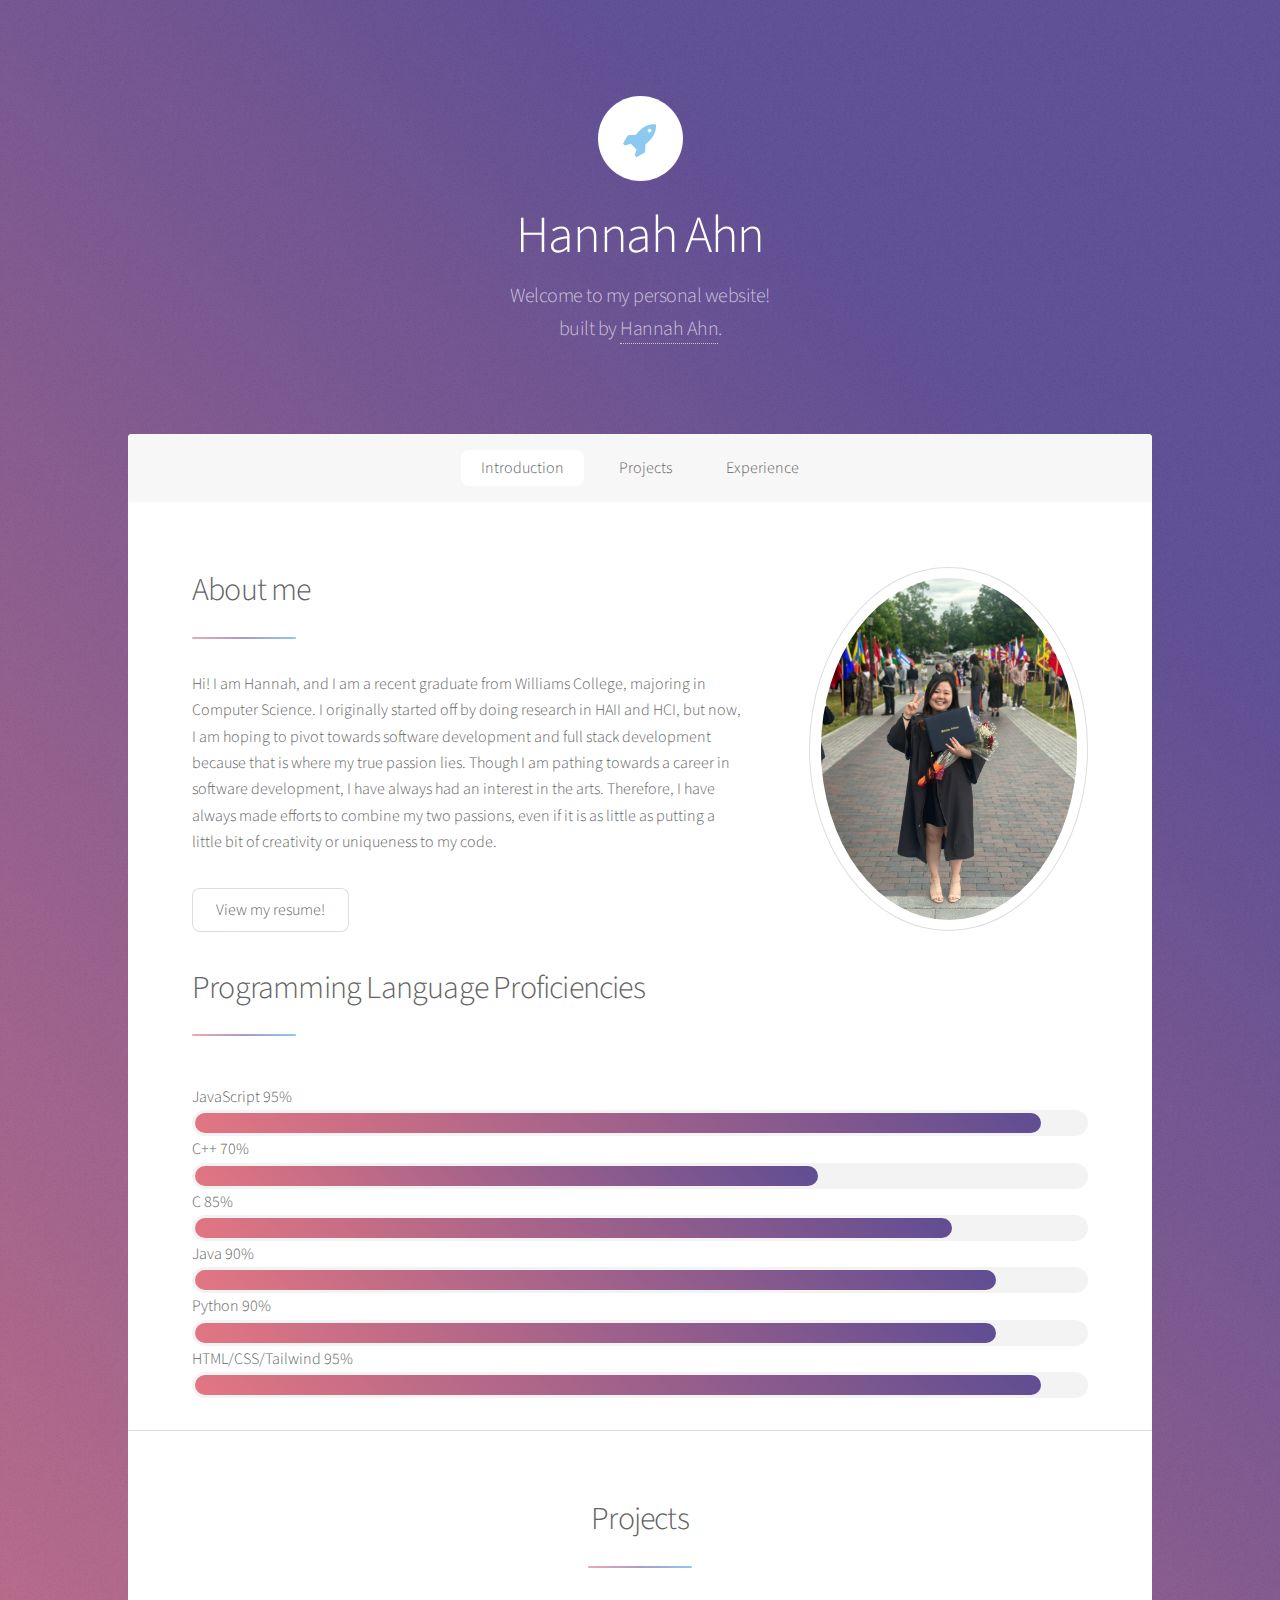
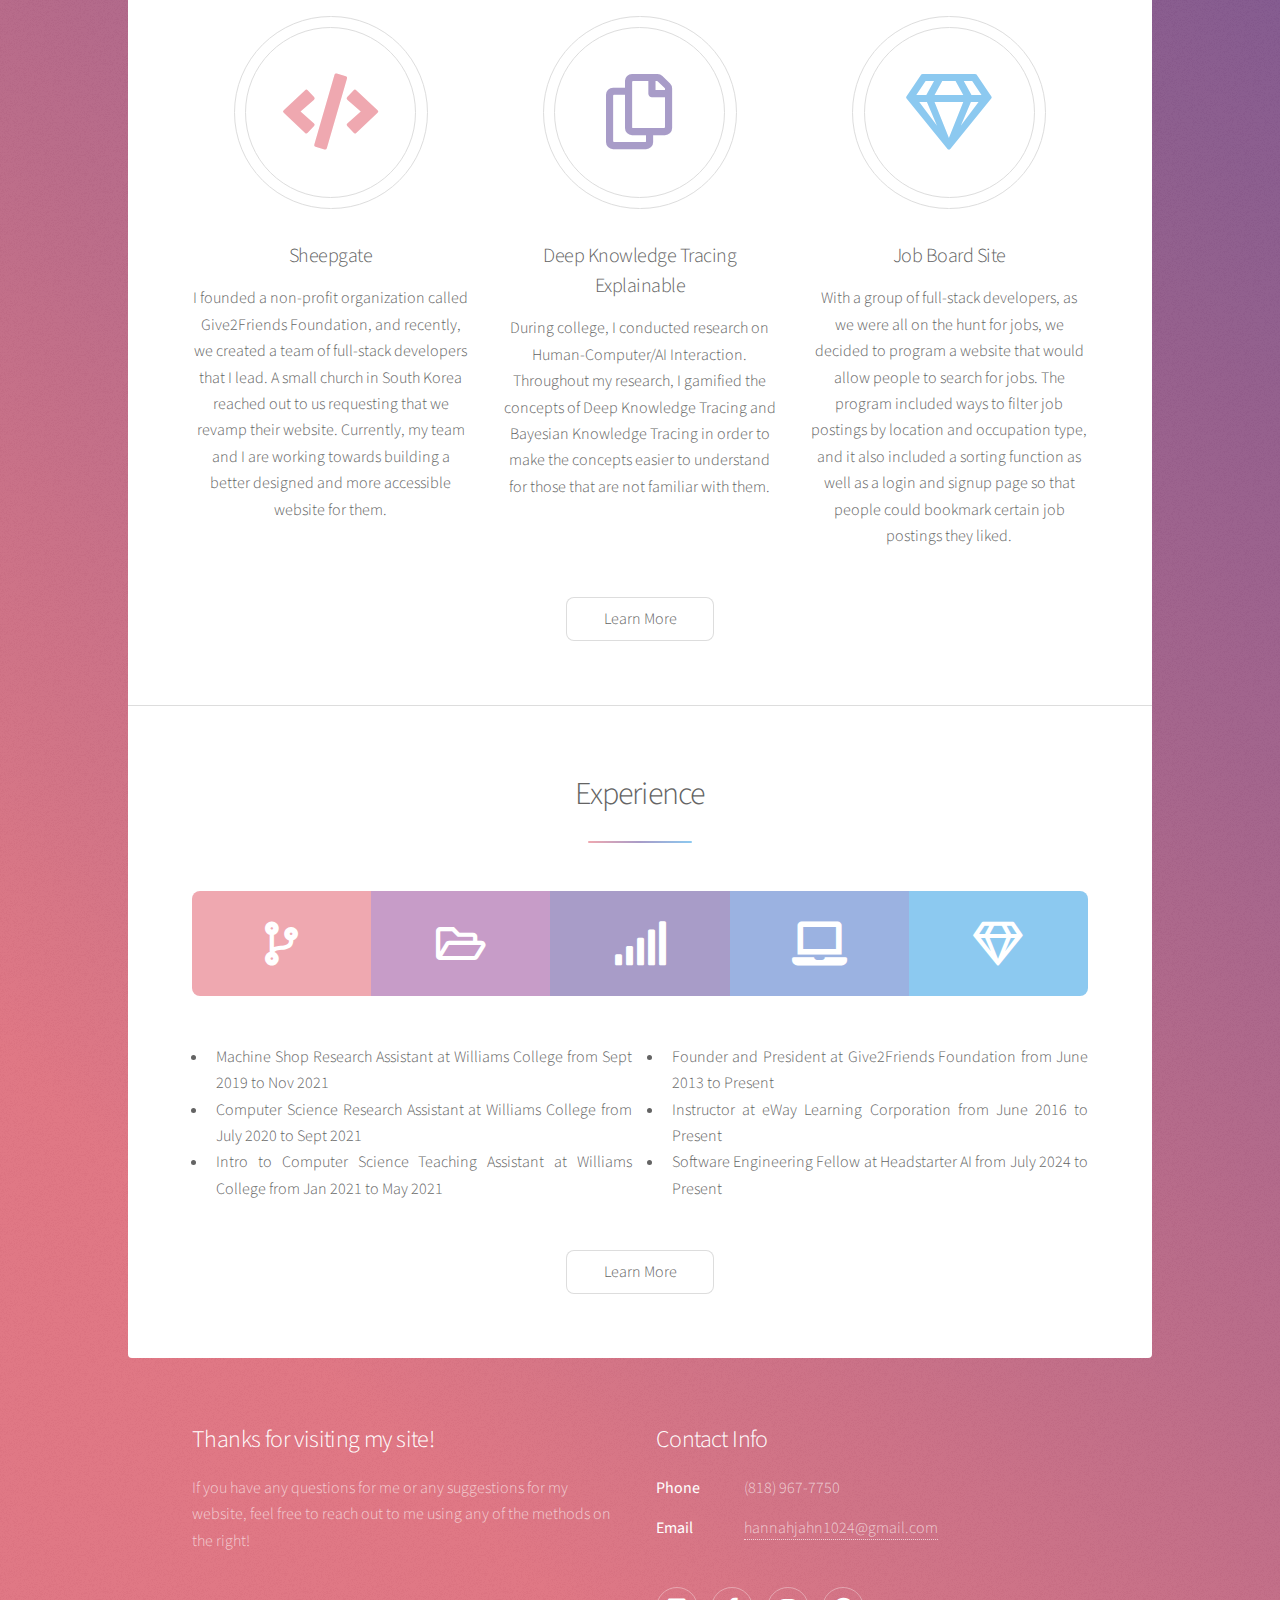
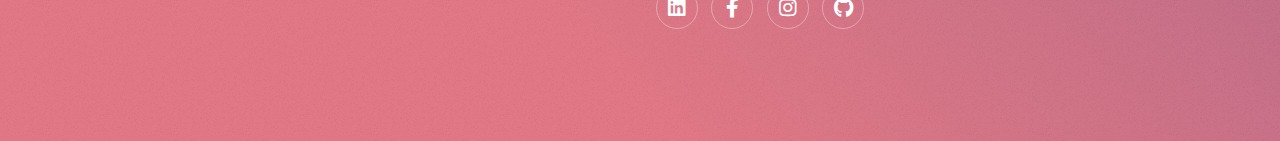
<file: index.html>
<!DOCTYPE HTML>
<!--
	Stellar by HTML5 UP
	html5up.net | @ajlkn
	Free for personal and commercial use under the CCA 3.0 license (html5up.net/license)
-->
<html>
	<head>
		<title>Hannah's Website</title>
		<meta charset="utf-8" />
		<meta name="viewport" content="width=device-width, initial-scale=1, user-scalable=no" />
		<link rel="stylesheet" href="assets/css/main.css" />
		<noscript><link rel="stylesheet" href="assets/css/noscript.css" /></noscript>
	</head>
	<body class="is-preload">

		<!-- Wrapper -->
			<div id="wrapper">

				<!-- Header -->
					<header id="header" class="alt">
						<span class="logo"><img src="images/logo.svg" alt="" /></span>
						<h1>Hannah Ahn</h1>
						<p>Welcome to my personal website!<br />
						built by <a href="https://www.linkedin.com/in/hannah-ahn-a9b0b7263/">Hannah Ahn</a>.</p>
					</header>

				<!-- Nav -->
					<nav id="nav">
						<ul>
							<li><a href="#intro" class="active">Introduction</a></li>
							<li><a href="#first">Projects</a></li>
							<li><a href="#second">Experience</a></li>
							<!-- <li><a href="#cta">Get Started</a></li> -->
						</ul>
					</nav>

				<!-- Main -->
					<div id="main">

						<!-- Introduction -->
							<section id="intro" class="main">
								<div class="spotlight">
									<div class="content">
										<header class="major">
											<h2>About me</h2>
										</header>
										<p>Hi! I am Hannah, and I am a recent graduate from Williams College,
											majoring in Computer Science. I originally
											started off by doing research in HAII and HCI, but now, I am 
											hoping to pivot towards software development and full stack
											development because that is where my true passion lies.

											Though I am pathing towards a career in software development, 
											I have always had an interest in the arts. Therefore, I have 
											always made efforts to combine my two passions, even if it is 
											as little as putting a little bit of creativity or uniqueness 
											to my code.</p>
										<ul class="actions">
											<li><a href="assets/Resume.pdf" target="_blank" class="button">View my resume!</a></li>
										</ul>
									</div>
									<span class="image"><img src="images/grad pic.jpg" alt="" /></span>
								</div>
								<div class="skill-mf">
									<header class="major">
										<h2>Programming Language Proficiencies</h2>
									</header>
									<span>JavaScript</span> <span class="pull-right">95%</span>
									<div class="progress">
									  <div class="progress-bar" role="progressbar" style="width: 95%;" aria-valuenow="95" aria-valuemin="0" aria-valuemax="100"></div>
									</div>
									<span>C++</span> <span class="pull-right">70%</span>
									<div class="progress">
									  <div class="progress-bar" role="progressbar" style="width: 70%" aria-valuenow="70" aria-valuemin="0" aria-valuemax="100"></div>
									</div>
									<span>C</span> <span class="pull-right">85%</span>
									<div class="progress">
									  <div class="progress-bar" role="progressbar" style="width: 85%" aria-valuenow="85" aria-valuemin="0" aria-valuemax="100"></div>
									</div>
									<span>Java</span> <span class="pull-right">90%</span>
									<div class="progress">
									  <div class="progress-bar" role="progressbar" style="width: 90%" aria-valuenow="90" aria-valuemin="0" aria-valuemax="100"></div>
									</div>
									<span>Python</span> <span class="pull-right">90%</span>
									<div class="progress">
									  <div class="progress-bar" role="progressbar" style="width: 90%" aria-valuenow="90" aria-valuemin="0" aria-valuemax="100"></div>
									</div>
									<span>HTML/CSS/Tailwind</span> <span class="pull-right">95%</span>
									<div class="progress">
									  <div class="progress-bar" role="progressbar" style="width: 95%" aria-valuenow="95" aria-valuemin="0" aria-valuemax="100"></div>
									</div>
								  </div>
							</section>
							

						<!-- First Section -->
							<section id="first" class="main special">
								<header class="major">
									<h2>Projects</h2>
								</header>
								<ul class="features">
									<li>
										<span class="icon solid major style1 fa-code"></span>
										<h3>Sheepgate</h3>
										<p>I founded a non-profit organization called Give2Friends Foundation, and recently, we created a team of full-stack developers that I lead. A small church in South Korea reached out to us requesting that we revamp their website. Currently, my team and I are working towards building a better designed and more accessible website for them.</p>
									</li>
									<li>
										<span class="icon major style3 fa-copy"></span>
										<h3>Deep Knowledge Tracing Explainable</h3>
										<p>During college, I conducted research on Human-Computer/AI Interaction. Throughout my research, I gamified the concepts of Deep Knowledge Tracing and Bayesian Knowledge Tracing in order to make the concepts easier to understand for those that are not familiar with them.</p>
									</li>
									<li>
										<span class="icon major style5 fa-gem"></span>
										<h3>Job Board Site</h3>
										<p>With a group of full-stack developers, as we were all on the hunt for jobs, we decided to program a website that would allow people to search for jobs. The program included ways to filter job postings by location and occupation type, and it also included a sorting function as well as a login and signup page so that people could bookmark certain job postings they liked.</p>
									</li>
								</ul>
								<footer class="major">
									<ul class="actions special">
										<li><a href="projects.html" target="_blank" class="button">Learn More</a></li>
									</ul>
								</footer>
							</section>

						<!-- Second Section -->
							<section id="second" class="main special">
								<header class="major">
									<h2>Experience</h2>
									<!-- <p>Donec imperdiet consequat consequat. Suspendisse feugiat congue<br />
									posuere. Nulla massa urna, fermentum eget quam aliquet.</p> -->
								</header>
								<ul class="statistics">
									<li class="style1">
										<span class="icon solid fa-code-branch"></span>
										<!-- <strong>5,120</strong> Etiam -->
									</li>
									<li class="style2">
										<span class="icon fa-folder-open"></span>
										<!-- <strong>8,192</strong> Magna -->
									</li>
									<li class="style3">
										<span class="icon solid fa-signal"></span>
										<!-- <strong>2,048</strong> Tempus -->
									</li>
									<li class="style4">
										<span class="icon solid fa-laptop"></span>
										<!-- <strong>4,096</strong> Aliquam -->
									</li>
									<li class="style5">
										<span class="icon fa-gem"></span>
										<!-- <strong>1,024</strong> Nullam -->
									</li>
								</ul>
								<ul class="content">
									<li>Machine Shop Research Assistant at Williams College from Sept 2019 to Nov 2021</li>
									<li>Computer Science Research Assistant at Williams College from July 2020 to Sept 2021</li>
									<li>Intro to Computer Science Teaching Assistant at Williams College from Jan 2021 to May 2021</li>
									<li>Founder and President at Give2Friends Foundation from June 2013 to Present</li>
									<li>Instructor at eWay Learning Corporation from June 2016 to Present</li>
									<li>Software Engineering Fellow at Headstarter AI from July 2024 to Present</li>
								</ul>
								<footer class="major">
									<ul class="actions special">
										<li><a href="assets/Resume.pdf" target="_blank" class="button">Learn More</a></li>
									</ul>
								</footer>
							</section>

						<!-- Get Started -->
							<!-- <section id="cta" class="main special">
								<header class="major">
									<h2>Congue imperdiet</h2>
									<p>Donec imperdiet consequat consequat. Suspendisse feugiat congue<br />
									posuere. Nulla massa urna, fermentum eget quam aliquet.</p>
								</header>
								<footer class="major">
									<ul class="actions special">
										<li><a href="generic.html" class="button primary">Get Started</a></li>
										<li><a href="generic.html" class="button">Learn More</a></li>
									</ul>
								</footer>
							</section> -->

					</div>

				<!-- Footer -->
					<footer id="footer">
						<section>
							<h2>Thanks for visiting my site!</h2>
							<p>If you have any questions for me or any suggestions for my website, feel free to reach out to me using any of the methods on the right!</p>
							<!-- <ul class="actions">
								<li><a href="generic.html" class="button">Learn More</a></li>
							</ul> -->
						</section>
						<section>
							<h2>Contact Info</h2>
							<dl class="alt">
								<!-- <dt>Address</dt>
								<dd>1234 Somewhere Road &bull; Nashville, TN 00000 &bull; USA</dd> -->
								<dt>Phone</dt>
								<dd>(818) 967-7750 </dd>
								<dt>Email</dt>
								<dd><a href="mailto:hannahjahn1024@gmail.com?Subject=Website Inquiry" target="_blank">hannahjahn1024@gmail.com</a></dd>
							</dl>
							<ul class="icons">
								<li><a href="https://www.linkedin.com/in/hannah-ahn-a9b0b7263/" target="_blank" class="icon brands fa-linkedin alt"><span class="label">LinkedIn</span></a></li>
								<li><a href="https://www.facebook.com/hannah.ahn.12" target="_blank" class="icon brands fa-facebook-f alt"><span class="label">Facebook</span></a></li>
								<li><a href="https://www.instagram.com/hannahahn_1024/ " target="_blank" class="icon brands fa-instagram alt"><span class="label">Instagram</span></a></li>
								<li><a href="https://github.com/hannahahn1024" target="_blank" class="icon brands fa-github alt"><span class="label">GitHub</span></a></li>
							</ul>
						</section>
						
					</footer>

			</div>

		<!-- Scripts -->
			<script src="assets/js/jquery.min.js"></script>
			<script src="assets/js/jquery.scrollex.min.js"></script>
			<script src="assets/js/jquery.scrolly.min.js"></script>
			<script src="assets/js/browser.min.js"></script>
			<script src="assets/js/breakpoints.min.js"></script>
			<script src="assets/js/util.js"></script>
			<script src="assets/js/main.js"></script>

	</body>
</html>
</file>
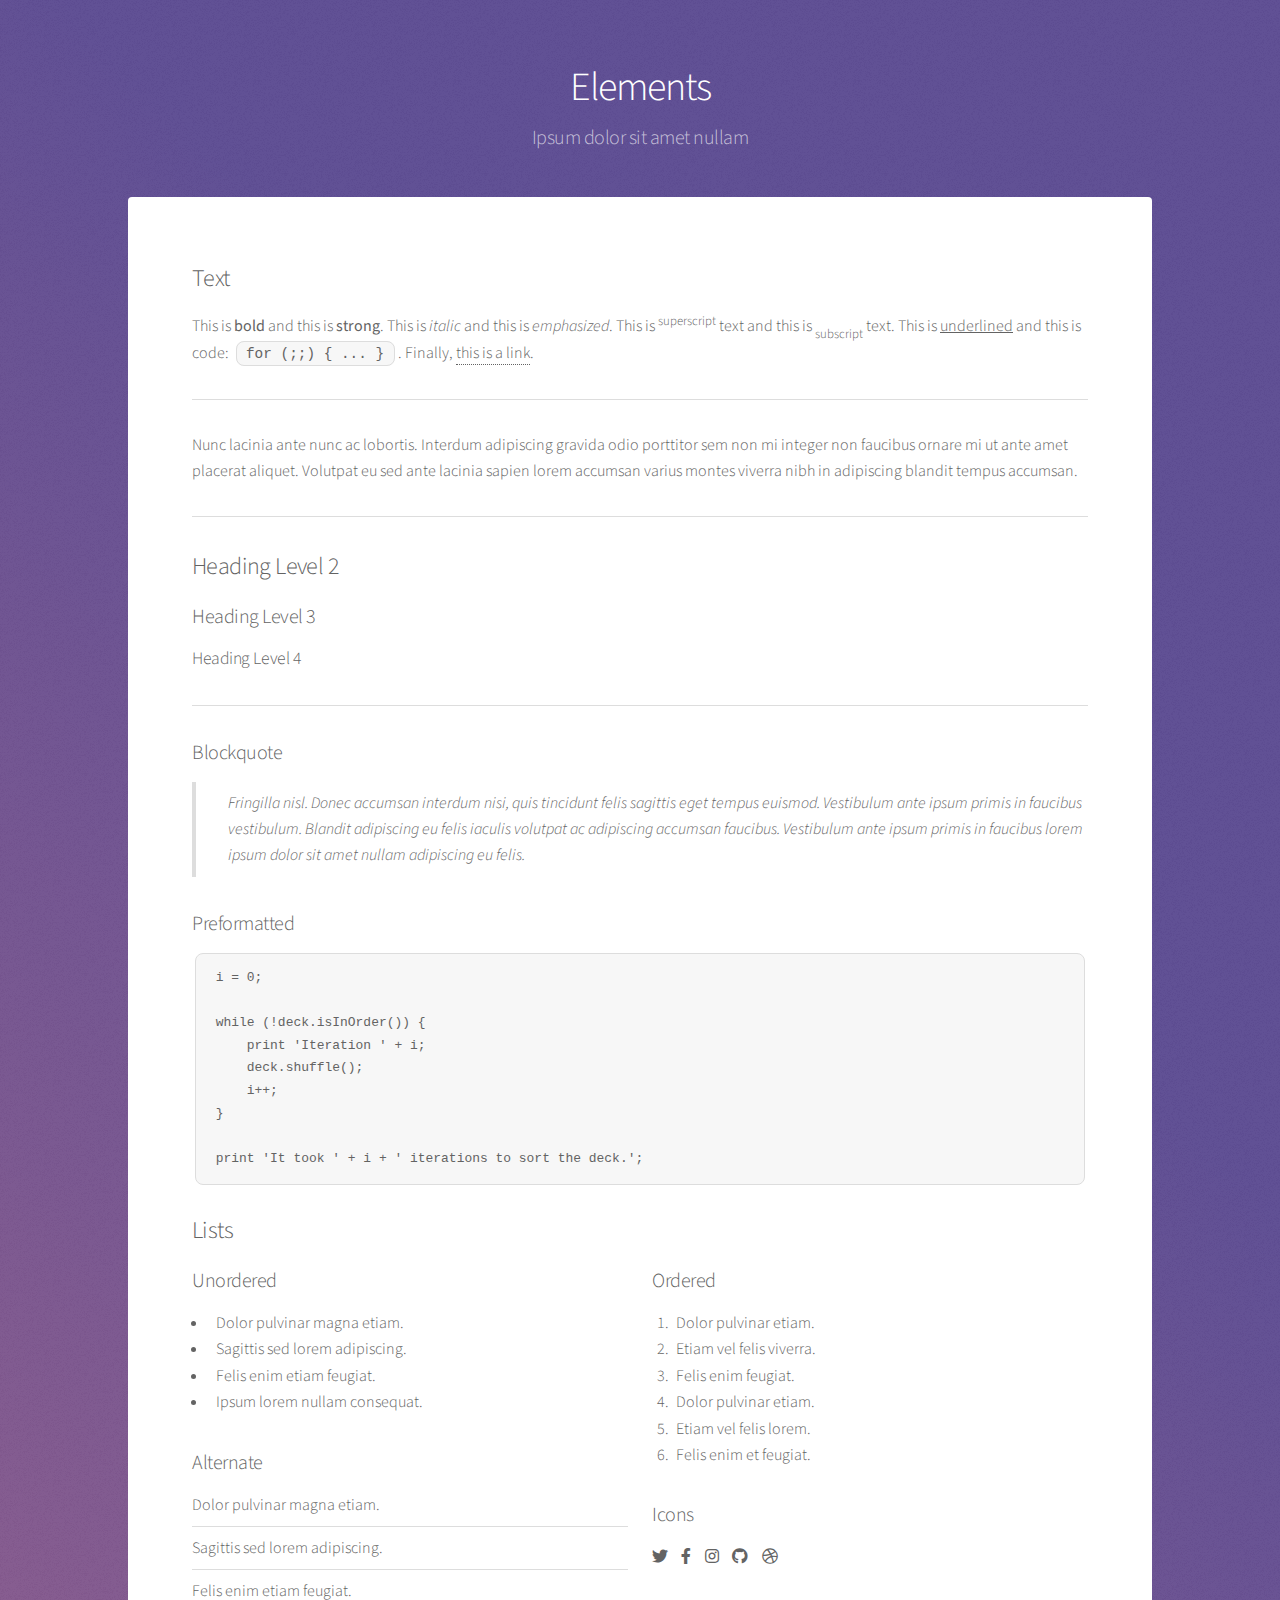
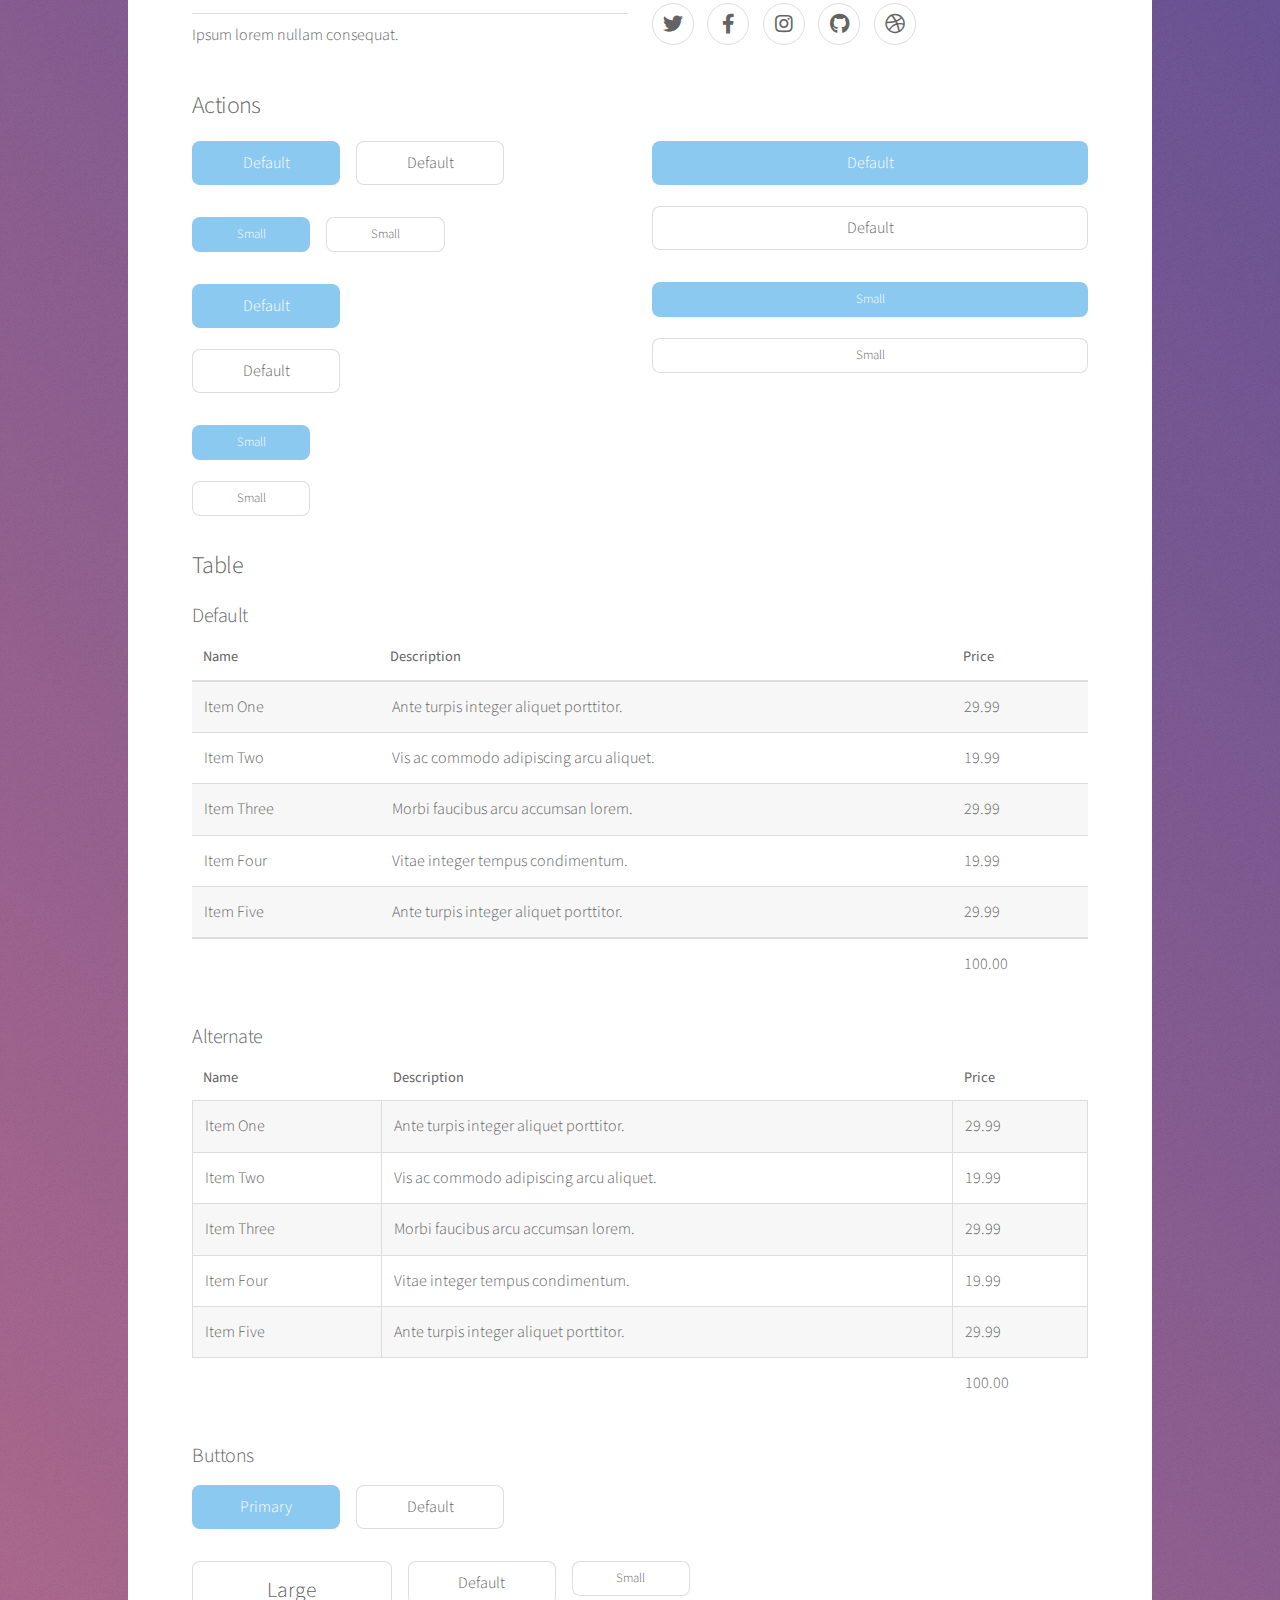
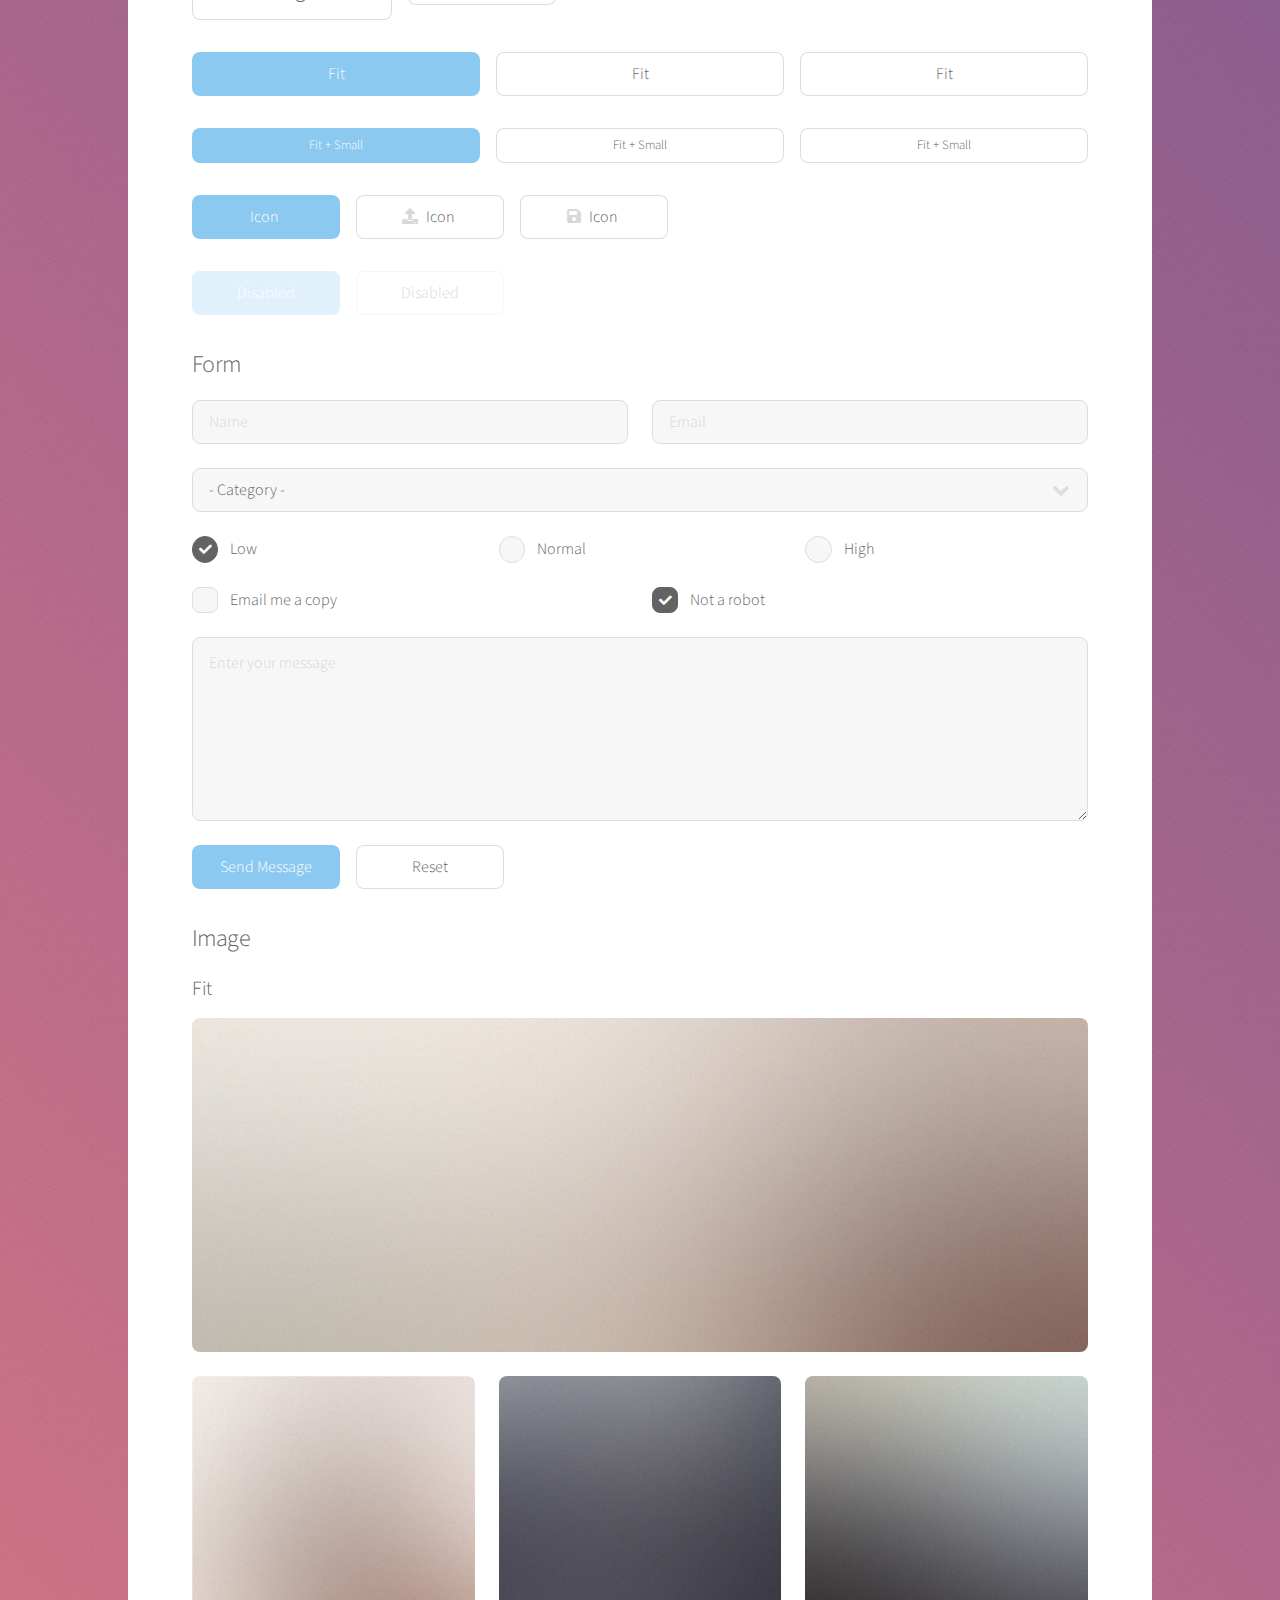
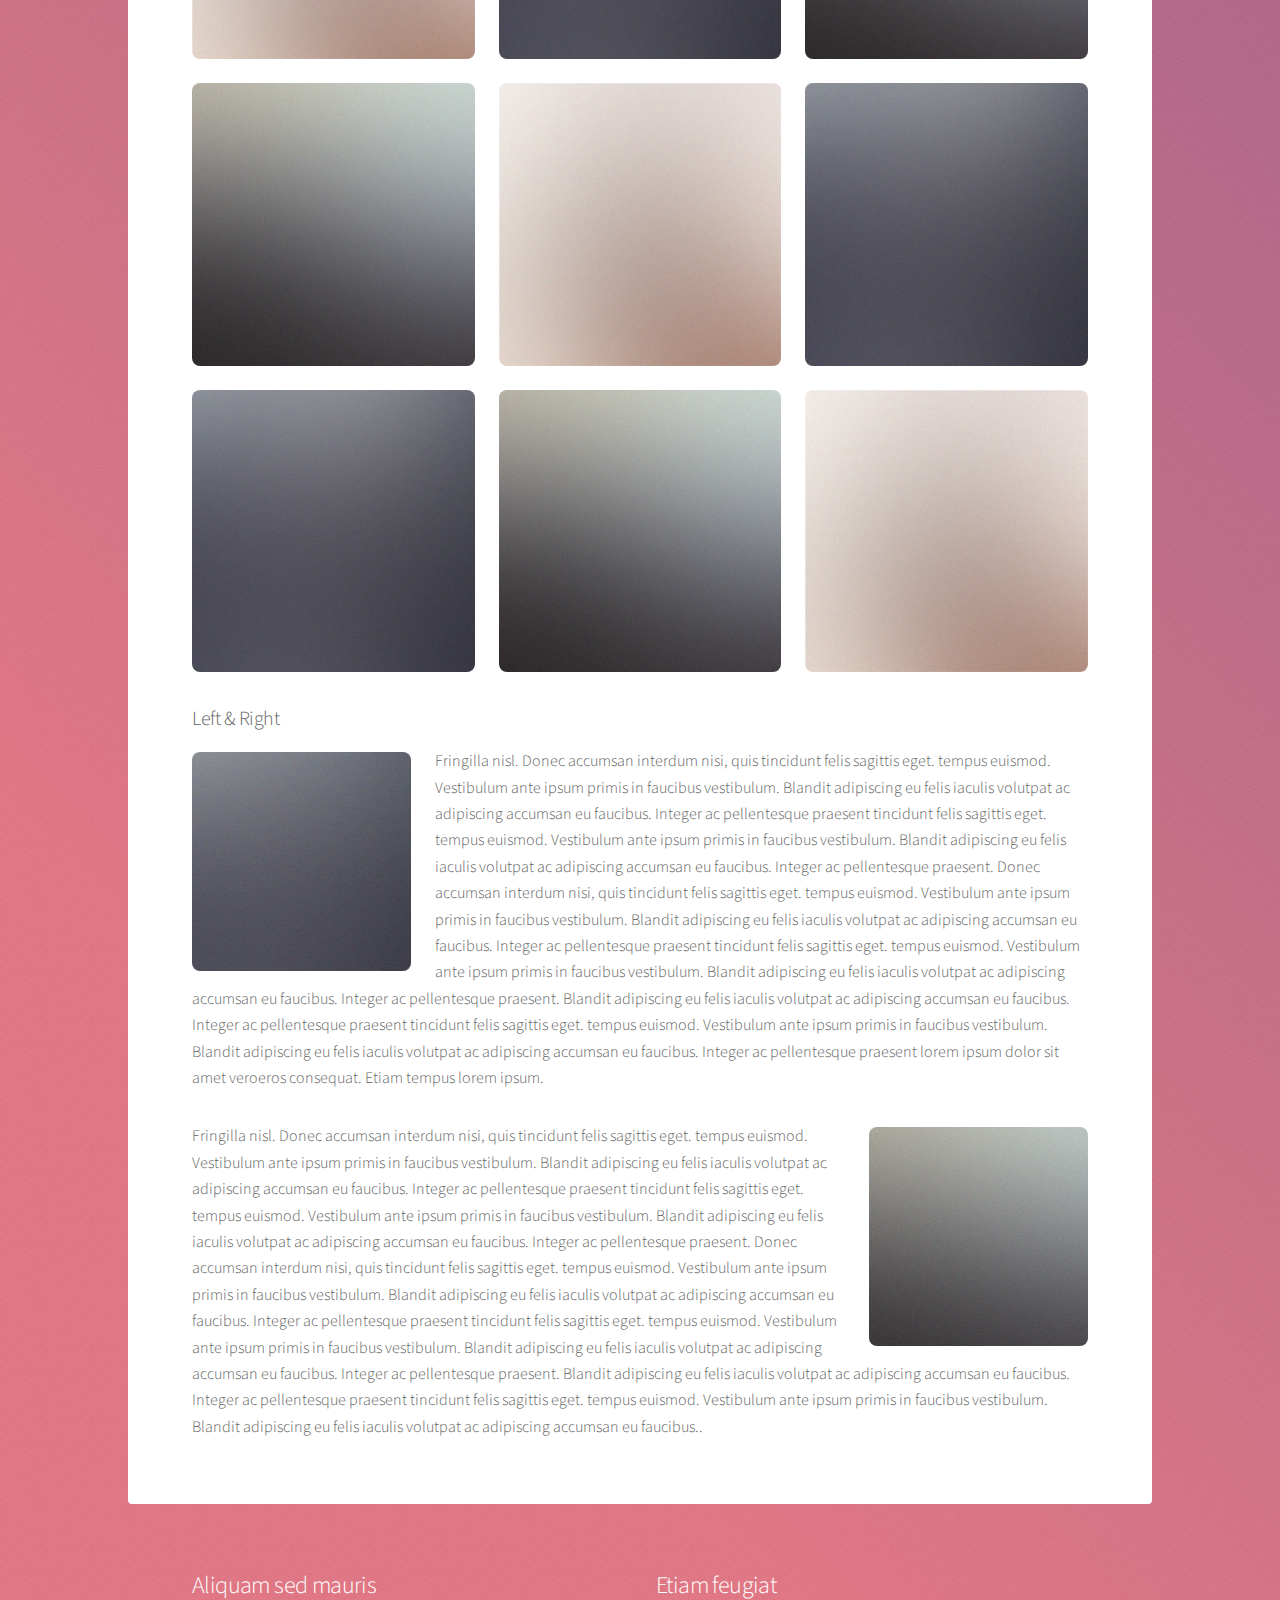
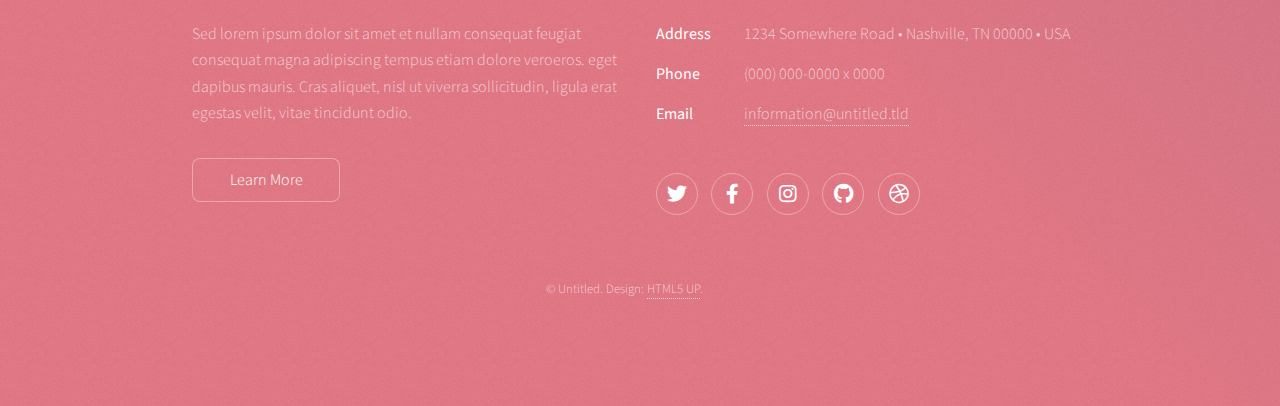
<file: elements.html>
<!DOCTYPE HTML>
<!--
	Stellar by HTML5 UP
	html5up.net | @ajlkn
	Free for personal and commercial use under the CCA 3.0 license (html5up.net/license)
-->
<html>
	<head>
		<title>Elements - Stellar by HTML5 UP</title>
		<meta charset="utf-8" />
		<meta name="viewport" content="width=device-width, initial-scale=1, user-scalable=no" />
		<link rel="stylesheet" href="assets/css/main.css" />
		<noscript><link rel="stylesheet" href="assets/css/noscript.css" /></noscript>
	</head>
	<body class="is-preload">

		<!-- Wrapper -->
			<div id="wrapper">

				<!-- Header -->
					<header id="header">
						<h1>Elements</h1>
						<p>Ipsum dolor sit amet nullam</p>
					</header>

				<!-- Main -->
					<div id="main">

						<!-- Content -->
							<section id="content" class="main">

								<!-- Text -->
									<section>
										<h2>Text</h2>
										<p>This is <b>bold</b> and this is <strong>strong</strong>. This is <i>italic</i> and this is <em>emphasized</em>.
										This is <sup>superscript</sup> text and this is <sub>subscript</sub> text.
										This is <u>underlined</u> and this is code: <code>for (;;) { ... }</code>. Finally, <a href="#">this is a link</a>.</p>
										<hr />
										<p>Nunc lacinia ante nunc ac lobortis. Interdum adipiscing gravida odio porttitor sem non mi integer non faucibus ornare mi ut ante amet placerat aliquet. Volutpat eu sed ante lacinia sapien lorem accumsan varius montes viverra nibh in adipiscing blandit tempus accumsan.</p>
										<hr />
										<h2>Heading Level 2</h2>
										<h3>Heading Level 3</h3>
										<h4>Heading Level 4</h4>
										<hr />
										<h3>Blockquote</h3>
										<blockquote>Fringilla nisl. Donec accumsan interdum nisi, quis tincidunt felis sagittis eget tempus euismod. Vestibulum ante ipsum primis in faucibus vestibulum. Blandit adipiscing eu felis iaculis volutpat ac adipiscing accumsan faucibus. Vestibulum ante ipsum primis in faucibus lorem ipsum dolor sit amet nullam adipiscing eu felis.</blockquote>
										<h3>Preformatted</h3>
										<pre><code>i = 0;

while (!deck.isInOrder()) {
    print 'Iteration ' + i;
    deck.shuffle();
    i++;
}

print 'It took ' + i + ' iterations to sort the deck.';</code></pre>
									</section>

								<!-- Lists -->
									<section>
										<h2>Lists</h2>
										<div class="row">
											<div class="col-6 col-12-medium">
												<h3>Unordered</h3>
												<ul>
													<li>Dolor pulvinar magna etiam.</li>
													<li>Sagittis sed lorem adipiscing.</li>
													<li>Felis enim etiam feugiat.</li>
													<li>Ipsum lorem nullam consequat.</li>
												</ul>
												<h3>Alternate</h3>
												<ul class="alt">
													<li>Dolor pulvinar magna etiam.</li>
													<li>Sagittis sed lorem adipiscing.</li>
													<li>Felis enim etiam feugiat.</li>
													<li>Ipsum lorem nullam consequat.</li>
												</ul>
											</div>
											<div class="col-6 col-12-medium">
												<h3>Ordered</h3>
												<ol>
													<li>Dolor pulvinar etiam.</li>
													<li>Etiam vel felis viverra.</li>
													<li>Felis enim feugiat.</li>
													<li>Dolor pulvinar etiam.</li>
													<li>Etiam vel felis lorem.</li>
													<li>Felis enim et feugiat.</li>
												</ol>
												<h3>Icons</h3>
												<ul class="icons">
													<li><a href="#" class="icon brands fa-twitter"><span class="label">Twitter</span></a></li>
													<li><a href="#" class="icon brands fa-facebook-f"><span class="label">Facebook</span></a></li>
													<li><a href="#" class="icon brands fa-instagram"><span class="label">Instagram</span></a></li>
													<li><a href="#" class="icon brands fa-github"><span class="label">GitHub</span></a></li>
													<li><a href="#" class="icon brands fa-dribbble"><span class="label">Dribbble</span></a></li>
												</ul>
												<ul class="icons">
													<li><a href="#" class="icon brands alt fa-twitter"><span class="label">Twitter</span></a></li>
													<li><a href="#" class="icon brands alt fa-facebook-f"><span class="label">Facebook</span></a></li>
													<li><a href="#" class="icon brands alt fa-instagram"><span class="label">Instagram</span></a></li>
													<li><a href="#" class="icon brands alt fa-github"><span class="label">GitHub</span></a></li>
													<li><a href="#" class="icon brands alt fa-dribbble"><span class="label">Dribbble</span></a></li>
												</ul>
											</div>
										</div>
										<h2>Actions</h2>
										<div class="row">
											<div class="col-6 col-12-medium">
												<ul class="actions">
													<li><a href="#" class="button primary">Default</a></li>
													<li><a href="#" class="button">Default</a></li>
												</ul>
												<ul class="actions small">
													<li><a href="#" class="button primary small">Small</a></li>
													<li><a href="#" class="button small">Small</a></li>
												</ul>
												<ul class="actions stacked">
													<li><a href="#" class="button primary">Default</a></li>
													<li><a href="#" class="button">Default</a></li>
												</ul>
												<ul class="actions stacked">
													<li><a href="#" class="button primary small">Small</a></li>
													<li><a href="#" class="button small">Small</a></li>
												</ul>
											</div>
											<div class="col-6 col-12-medium">
												<ul class="actions stacked">
													<li><a href="#" class="button primary fit">Default</a></li>
													<li><a href="#" class="button fit">Default</a></li>
												</ul>
												<ul class="actions stacked">
													<li><a href="#" class="button primary small fit">Small</a></li>
													<li><a href="#" class="button small fit">Small</a></li>
												</ul>
											</div>
										</div>
									</section>

								<!-- Table -->
									<section>
										<h2>Table</h2>
										<h3>Default</h3>
										<div class="table-wrapper">
											<table>
												<thead>
													<tr>
														<th>Name</th>
														<th>Description</th>
														<th>Price</th>
													</tr>
												</thead>
												<tbody>
													<tr>
														<td>Item One</td>
														<td>Ante turpis integer aliquet porttitor.</td>
														<td>29.99</td>
													</tr>
													<tr>
														<td>Item Two</td>
														<td>Vis ac commodo adipiscing arcu aliquet.</td>
														<td>19.99</td>
													</tr>
													<tr>
														<td>Item Three</td>
														<td> Morbi faucibus arcu accumsan lorem.</td>
														<td>29.99</td>
													</tr>
													<tr>
														<td>Item Four</td>
														<td>Vitae integer tempus condimentum.</td>
														<td>19.99</td>
													</tr>
													<tr>
														<td>Item Five</td>
														<td>Ante turpis integer aliquet porttitor.</td>
														<td>29.99</td>
													</tr>
												</tbody>
												<tfoot>
													<tr>
														<td colspan="2"></td>
														<td>100.00</td>
													</tr>
												</tfoot>
											</table>
										</div>

										<h3>Alternate</h3>
										<div class="table-wrapper">
											<table class="alt">
												<thead>
													<tr>
														<th>Name</th>
														<th>Description</th>
														<th>Price</th>
													</tr>
												</thead>
												<tbody>
													<tr>
														<td>Item One</td>
														<td>Ante turpis integer aliquet porttitor.</td>
														<td>29.99</td>
													</tr>
													<tr>
														<td>Item Two</td>
														<td>Vis ac commodo adipiscing arcu aliquet.</td>
														<td>19.99</td>
													</tr>
													<tr>
														<td>Item Three</td>
														<td> Morbi faucibus arcu accumsan lorem.</td>
														<td>29.99</td>
													</tr>
													<tr>
														<td>Item Four</td>
														<td>Vitae integer tempus condimentum.</td>
														<td>19.99</td>
													</tr>
													<tr>
														<td>Item Five</td>
														<td>Ante turpis integer aliquet porttitor.</td>
														<td>29.99</td>
													</tr>
												</tbody>
												<tfoot>
													<tr>
														<td colspan="2"></td>
														<td>100.00</td>
													</tr>
												</tfoot>
											</table>
										</div>
									</section>

								<!-- Buttons -->
									<section>
										<h3>Buttons</h3>
										<ul class="actions">
											<li><a href="#" class="button primary">Primary</a></li>
											<li><a href="#" class="button">Default</a></li>
										</ul>
										<ul class="actions">
											<li><a href="#" class="button large">Large</a></li>
											<li><a href="#" class="button">Default</a></li>
											<li><a href="#" class="button small">Small</a></li>
										</ul>
										<ul class="actions fit">
											<li><a href="#" class="button primary fit">Fit</a></li>
											<li><a href="#" class="button fit">Fit</a></li>
											<li><a href="#" class="button fit">Fit</a></li>
										</ul>
										<ul class="actions fit small">
											<li><a href="#" class="button primary fit small">Fit + Small</a></li>
											<li><a href="#" class="button fit small">Fit + Small</a></li>
											<li><a href="#" class="button fit small">Fit + Small</a></li>
										</ul>
										<ul class="actions">
											<li><a href="#" class="button primary icon solidfa-download">Icon</a></li>
											<li><a href="#" class="button icon solid fa-upload">Icon</a></li>
											<li><a href="#" class="button icon solid fa-save">Icon</a></li>
										</ul>
										<ul class="actions">
											<li><span class="button primary disabled">Disabled</span></li>
											<li><span class="button disabled">Disabled</span></li>
										</ul>
									</section>

								<!-- Form -->
									<section>
										<h2>Form</h2>
										<form method="post" action="#">
											<div class="row gtr-uniform">
												<div class="col-6 col-12-xsmall">
													<input type="text" name="demo-name" id="demo-name" value="" placeholder="Name" />
												</div>
												<div class="col-6 col-12-xsmall">
													<input type="email" name="demo-email" id="demo-email" value="" placeholder="Email" />
												</div>
												<div class="col-12">
													<select name="demo-category" id="demo-category">
														<option value="">- Category -</option>
														<option value="1">Manufacturing</option>
														<option value="1">Shipping</option>
														<option value="1">Administration</option>
														<option value="1">Human Resources</option>
													</select>
												</div>
												<div class="col-4 col-12-small">
													<input type="radio" id="demo-priority-low" name="demo-priority" checked>
													<label for="demo-priority-low">Low</label>
												</div>
												<div class="col-4 col-12-small">
													<input type="radio" id="demo-priority-normal" name="demo-priority">
													<label for="demo-priority-normal">Normal</label>
												</div>
												<div class="col-4 col-12-small">
													<input type="radio" id="demo-priority-high" name="demo-priority">
													<label for="demo-priority-high">High</label>
												</div>
												<div class="col-6 col-12-small">
													<input type="checkbox" id="demo-copy" name="demo-copy">
													<label for="demo-copy">Email me a copy</label>
												</div>
												<div class="col-6 col-12-small">
													<input type="checkbox" id="demo-human" name="demo-human" checked>
													<label for="demo-human">Not a robot</label>
												</div>
												<div class="col-12">
													<textarea name="demo-message" id="demo-message" placeholder="Enter your message" rows="6"></textarea>
												</div>
												<div class="col-12">
													<ul class="actions">
														<li><input type="submit" value="Send Message" class="primary" /></li>
														<li><input type="reset" value="Reset" /></li>
													</ul>
												</div>
											</div>
										</form>
									</section>

								<!-- Image -->
									<section>
										<h2>Image</h2>
										<h3>Fit</h3>
										<div class="box alt">
											<div class="row gtr-uniform">
												<div class="col-12"><span class="image fit"><img src="images/pic04.jpg" alt="" /></span></div>
												<div class="col-4"><span class="image fit"><img src="images/pic01.jpg" alt="" /></span></div>
												<div class="col-4"><span class="image fit"><img src="images/pic02.jpg" alt="" /></span></div>
												<div class="col-4"><span class="image fit"><img src="images/pic03.jpg" alt="" /></span></div>
												<div class="col-4"><span class="image fit"><img src="images/pic03.jpg" alt="" /></span></div>
												<div class="col-4"><span class="image fit"><img src="images/pic01.jpg" alt="" /></span></div>
												<div class="col-4"><span class="image fit"><img src="images/pic02.jpg" alt="" /></span></div>
												<div class="col-4"><span class="image fit"><img src="images/pic02.jpg" alt="" /></span></div>
												<div class="col-4"><span class="image fit"><img src="images/pic03.jpg" alt="" /></span></div>
												<div class="col-4"><span class="image fit"><img src="images/pic01.jpg" alt="" /></span></div>
											</div>
										</div>
										<h3>Left &amp; Right</h3>
										<p><span class="image left"><img src="images/pic05.jpg" alt="" /></span>Fringilla nisl. Donec accumsan interdum nisi, quis tincidunt felis sagittis eget. tempus euismod. Vestibulum ante ipsum primis in faucibus vestibulum. Blandit adipiscing eu felis iaculis volutpat ac adipiscing accumsan eu faucibus. Integer ac pellentesque praesent tincidunt felis sagittis eget. tempus euismod. Vestibulum ante ipsum primis in faucibus vestibulum. Blandit adipiscing eu felis iaculis volutpat ac adipiscing accumsan eu faucibus. Integer ac pellentesque praesent. Donec accumsan interdum nisi, quis tincidunt felis sagittis eget. tempus euismod. Vestibulum ante ipsum primis in faucibus vestibulum. Blandit adipiscing eu felis iaculis volutpat ac adipiscing accumsan eu faucibus. Integer ac pellentesque praesent tincidunt felis sagittis eget. tempus euismod. Vestibulum ante ipsum primis in faucibus vestibulum. Blandit adipiscing eu felis iaculis volutpat ac adipiscing accumsan eu faucibus. Integer ac pellentesque praesent. Blandit adipiscing eu felis iaculis volutpat ac adipiscing accumsan eu faucibus. Integer ac pellentesque praesent tincidunt felis sagittis eget. tempus euismod. Vestibulum ante ipsum primis in faucibus vestibulum. Blandit adipiscing eu felis iaculis volutpat ac adipiscing accumsan eu faucibus. Integer ac pellentesque praesent lorem ipsum dolor sit amet veroeros consequat. Etiam tempus lorem ipsum.</p>
										<p><span class="image right"><img src="images/pic06.jpg" alt="" /></span>Fringilla nisl. Donec accumsan interdum nisi, quis tincidunt felis sagittis eget. tempus euismod. Vestibulum ante ipsum primis in faucibus vestibulum. Blandit adipiscing eu felis iaculis volutpat ac adipiscing accumsan eu faucibus. Integer ac pellentesque praesent tincidunt felis sagittis eget. tempus euismod. Vestibulum ante ipsum primis in faucibus vestibulum. Blandit adipiscing eu felis iaculis volutpat ac adipiscing accumsan eu faucibus. Integer ac pellentesque praesent. Donec accumsan interdum nisi, quis tincidunt felis sagittis eget. tempus euismod. Vestibulum ante ipsum primis in faucibus vestibulum. Blandit adipiscing eu felis iaculis volutpat ac adipiscing accumsan eu faucibus. Integer ac pellentesque praesent tincidunt felis sagittis eget. tempus euismod. Vestibulum ante ipsum primis in faucibus vestibulum. Blandit adipiscing eu felis iaculis volutpat ac adipiscing accumsan eu faucibus. Integer ac pellentesque praesent. Blandit adipiscing eu felis iaculis volutpat ac adipiscing accumsan eu faucibus. Integer ac pellentesque praesent tincidunt felis sagittis eget. tempus euismod. Vestibulum ante ipsum primis in faucibus vestibulum. Blandit adipiscing eu felis iaculis volutpat ac adipiscing accumsan eu faucibus..</p>
									</section>

							</section>

					</div>

				<!-- Footer -->
					<footer id="footer">
						<section>
							<h2>Aliquam sed mauris</h2>
							<p>Sed lorem ipsum dolor sit amet et nullam consequat feugiat consequat magna adipiscing tempus etiam dolore veroeros. eget dapibus mauris. Cras aliquet, nisl ut viverra sollicitudin, ligula erat egestas velit, vitae tincidunt odio.</p>
							<ul class="actions">
								<li><a href="#" class="button">Learn More</a></li>
							</ul>
						</section>
						<section>
							<h2>Etiam feugiat</h2>
							<dl class="alt">
								<dt>Address</dt>
								<dd>1234 Somewhere Road &bull; Nashville, TN 00000 &bull; USA</dd>
								<dt>Phone</dt>
								<dd>(000) 000-0000 x 0000</dd>
								<dt>Email</dt>
								<dd><a href="#">information@untitled.tld</a></dd>
							</dl>
							<ul class="icons">
								<li><a href="#" class="icon brands fa-twitter alt"><span class="label">Twitter</span></a></li>
								<li><a href="#" class="icon brands fa-facebook-f alt"><span class="label">Facebook</span></a></li>
								<li><a href="#" class="icon brands fa-instagram alt"><span class="label">Instagram</span></a></li>
								<li><a href="#" class="icon brands fa-github alt"><span class="label">GitHub</span></a></li>
								<li><a href="#" class="icon brands fa-dribbble alt"><span class="label">Dribbble</span></a></li>
							</ul>
						</section>
						<p class="copyright">&copy; Untitled. Design: <a href="https://html5up.net">HTML5 UP</a>.</p>
					</footer>

			</div>

		<!-- Scripts -->
			<script src="assets/js/jquery.min.js"></script>
			<script src="assets/js/jquery.scrollex.min.js"></script>
			<script src="assets/js/jquery.scrolly.min.js"></script>
			<script src="assets/js/browser.min.js"></script>
			<script src="assets/js/breakpoints.min.js"></script>
			<script src="assets/js/util.js"></script>
			<script src="assets/js/main.js"></script>

	</body>
</html>
</file>
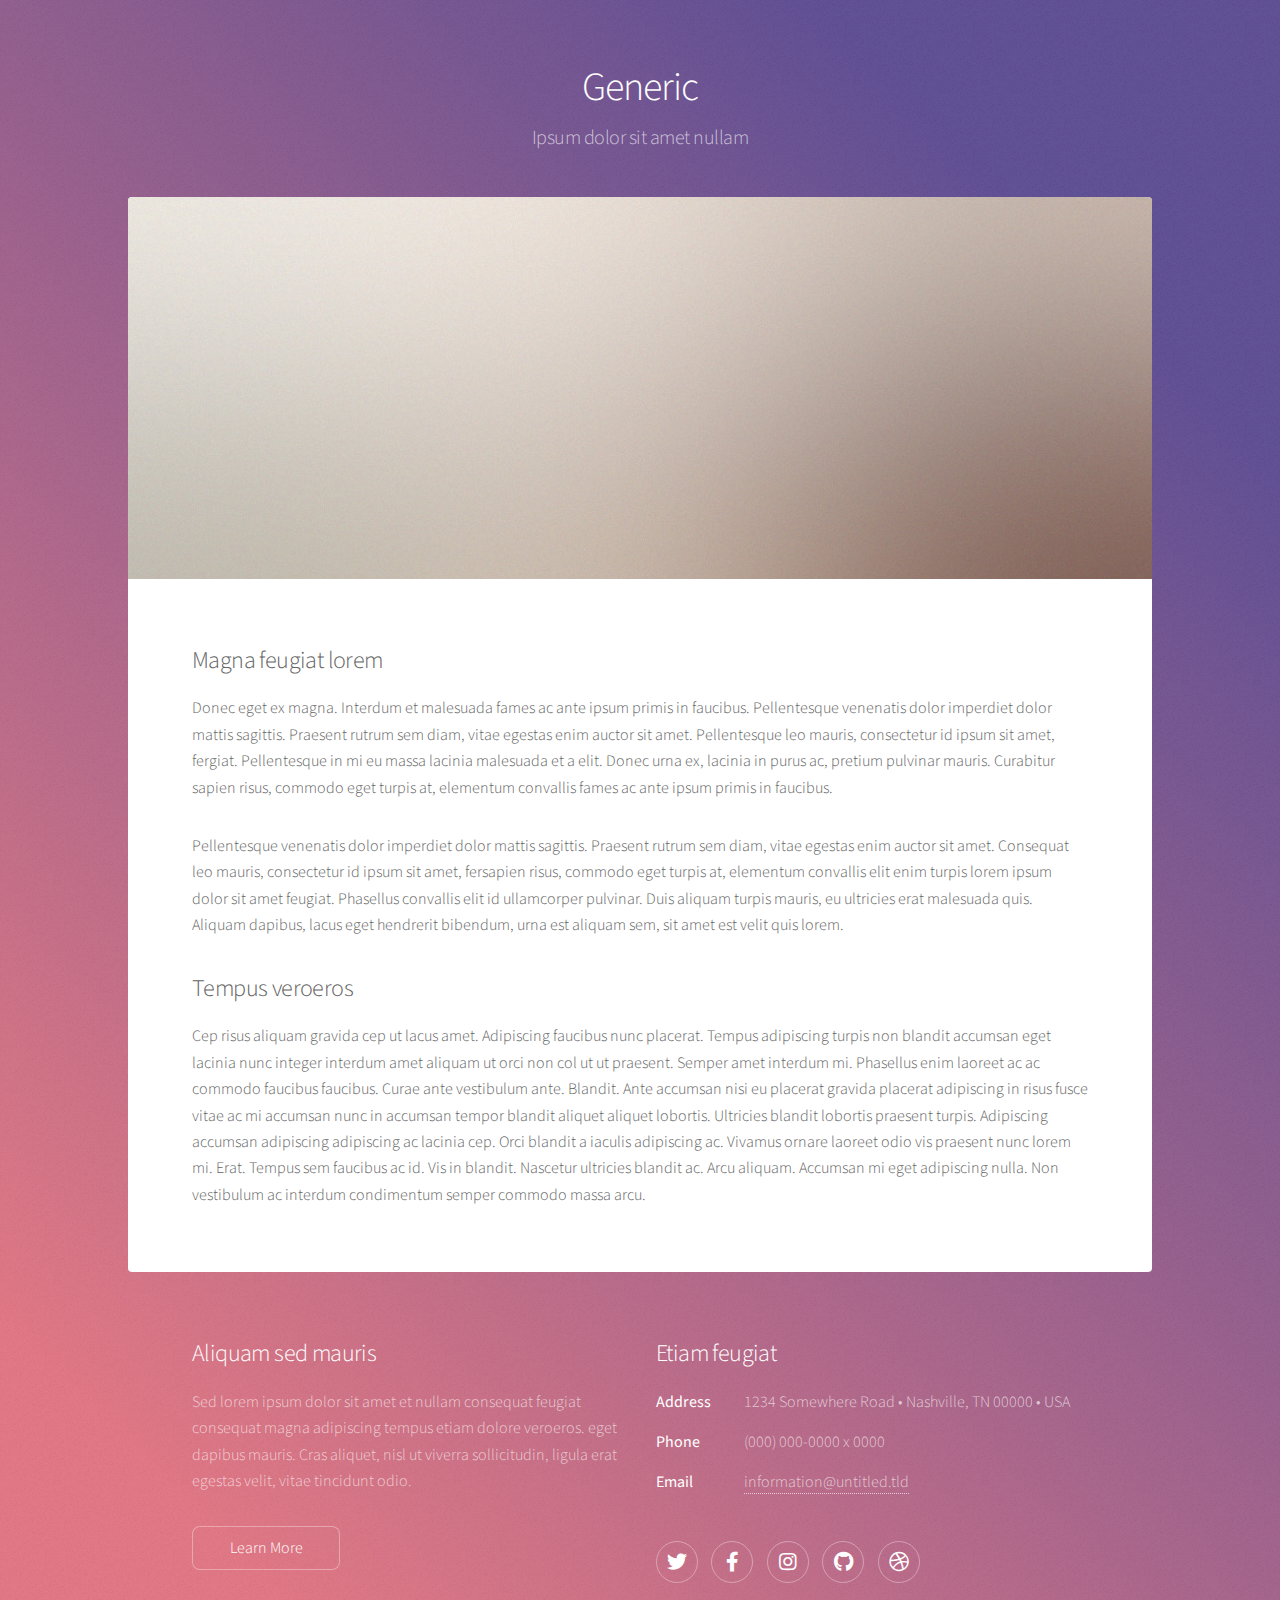
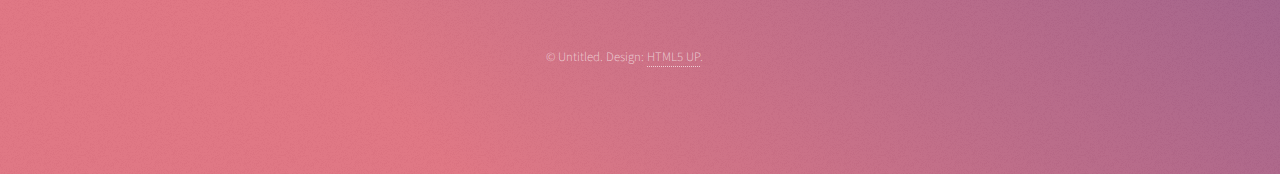
<file: generic.html>
<!DOCTYPE HTML>
<!--
	Stellar by HTML5 UP
	html5up.net | @ajlkn
	Free for personal and commercial use under the CCA 3.0 license (html5up.net/license)
-->
<html>
	<head>
		<title>Generic - Stellar by HTML5 UP</title>
		<meta charset="utf-8" />
		<meta name="viewport" content="width=device-width, initial-scale=1, user-scalable=no" />
		<link rel="stylesheet" href="assets/css/main.css" />
		<noscript><link rel="stylesheet" href="assets/css/noscript.css" /></noscript>
	</head>
	<body class="is-preload">

		<!-- Wrapper -->
			<div id="wrapper">

				<!-- Header -->
					<header id="header">
						<h1>Generic</h1>
						<p>Ipsum dolor sit amet nullam</p>
					</header>

				<!-- Main -->
					<div id="main">

						<!-- Content -->
							<section id="content" class="main">
								<span class="image main"><img src="images/pic04.jpg" alt="" /></span>
								<h2>Magna feugiat lorem</h2>
								<p>Donec eget ex magna. Interdum et malesuada fames ac ante ipsum primis in faucibus. Pellentesque venenatis dolor imperdiet dolor mattis sagittis. Praesent rutrum sem diam, vitae egestas enim auctor sit amet. Pellentesque leo mauris, consectetur id ipsum sit amet, fergiat. Pellentesque in mi eu massa lacinia malesuada et a elit. Donec urna ex, lacinia in purus ac, pretium pulvinar mauris. Curabitur sapien risus, commodo eget turpis at, elementum convallis fames ac ante ipsum primis in faucibus.</p>
								<p>Pellentesque venenatis dolor imperdiet dolor mattis sagittis. Praesent rutrum sem diam, vitae egestas enim auctor sit amet. Consequat leo mauris, consectetur id ipsum sit amet, fersapien risus, commodo eget turpis at, elementum convallis elit enim turpis lorem ipsum dolor sit amet feugiat. Phasellus convallis elit id ullamcorper pulvinar. Duis aliquam turpis mauris, eu ultricies erat malesuada quis. Aliquam dapibus, lacus eget hendrerit bibendum, urna est aliquam sem, sit amet est velit quis lorem.</p>
								<h2>Tempus veroeros</h2>
								<p>Cep risus aliquam gravida cep ut lacus amet. Adipiscing faucibus nunc placerat. Tempus adipiscing turpis non blandit accumsan eget lacinia nunc integer interdum amet aliquam ut orci non col ut ut praesent. Semper amet interdum mi. Phasellus enim laoreet ac ac commodo faucibus faucibus. Curae ante vestibulum ante. Blandit. Ante accumsan nisi eu placerat gravida placerat adipiscing in risus fusce vitae ac mi accumsan nunc in accumsan tempor blandit aliquet aliquet lobortis. Ultricies blandit lobortis praesent turpis. Adipiscing accumsan adipiscing adipiscing ac lacinia cep. Orci blandit a iaculis adipiscing ac. Vivamus ornare laoreet odio vis praesent nunc lorem mi. Erat. Tempus sem faucibus ac id. Vis in blandit. Nascetur ultricies blandit ac. Arcu aliquam. Accumsan mi eget adipiscing nulla. Non vestibulum ac interdum condimentum semper commodo massa arcu.</p>
							</section>

					</div>

				<!-- Footer -->
					<footer id="footer">
						<section>
							<h2>Aliquam sed mauris</h2>
							<p>Sed lorem ipsum dolor sit amet et nullam consequat feugiat consequat magna adipiscing tempus etiam dolore veroeros. eget dapibus mauris. Cras aliquet, nisl ut viverra sollicitudin, ligula erat egestas velit, vitae tincidunt odio.</p>
							<ul class="actions">
								<li><a href="#" class="button">Learn More</a></li>
							</ul>
						</section>
						<section>
							<h2>Etiam feugiat</h2>
							<dl class="alt">
								<dt>Address</dt>
								<dd>1234 Somewhere Road &bull; Nashville, TN 00000 &bull; USA</dd>
								<dt>Phone</dt>
								<dd>(000) 000-0000 x 0000</dd>
								<dt>Email</dt>
								<dd><a href="#">information@untitled.tld</a></dd>
							</dl>
							<ul class="icons">
								<li><a href="#" class="icon brands fa-twitter alt"><span class="label">Twitter</span></a></li>
								<li><a href="#" class="icon brands fa-facebook-f alt"><span class="label">Facebook</span></a></li>
								<li><a href="#" class="icon brands fa-instagram alt"><span class="label">Instagram</span></a></li>
								<li><a href="#" class="icon brands fa-github alt"><span class="label">GitHub</span></a></li>
								<li><a href="#" class="icon brands fa-dribbble alt"><span class="label">Dribbble</span></a></li>
							</ul>
						</section>
						<p class="copyright">&copy; Untitled. Design: <a href="https://html5up.net">HTML5 UP</a>.</p>
					</footer>

			</div>

		<!-- Scripts -->
			<script src="assets/js/jquery.min.js"></script>
			<script src="assets/js/jquery.scrollex.min.js"></script>
			<script src="assets/js/jquery.scrolly.min.js"></script>
			<script src="assets/js/browser.min.js"></script>
			<script src="assets/js/breakpoints.min.js"></script>
			<script src="assets/js/util.js"></script>
			<script src="assets/js/main.js"></script>

	</body>
</html>
</file>
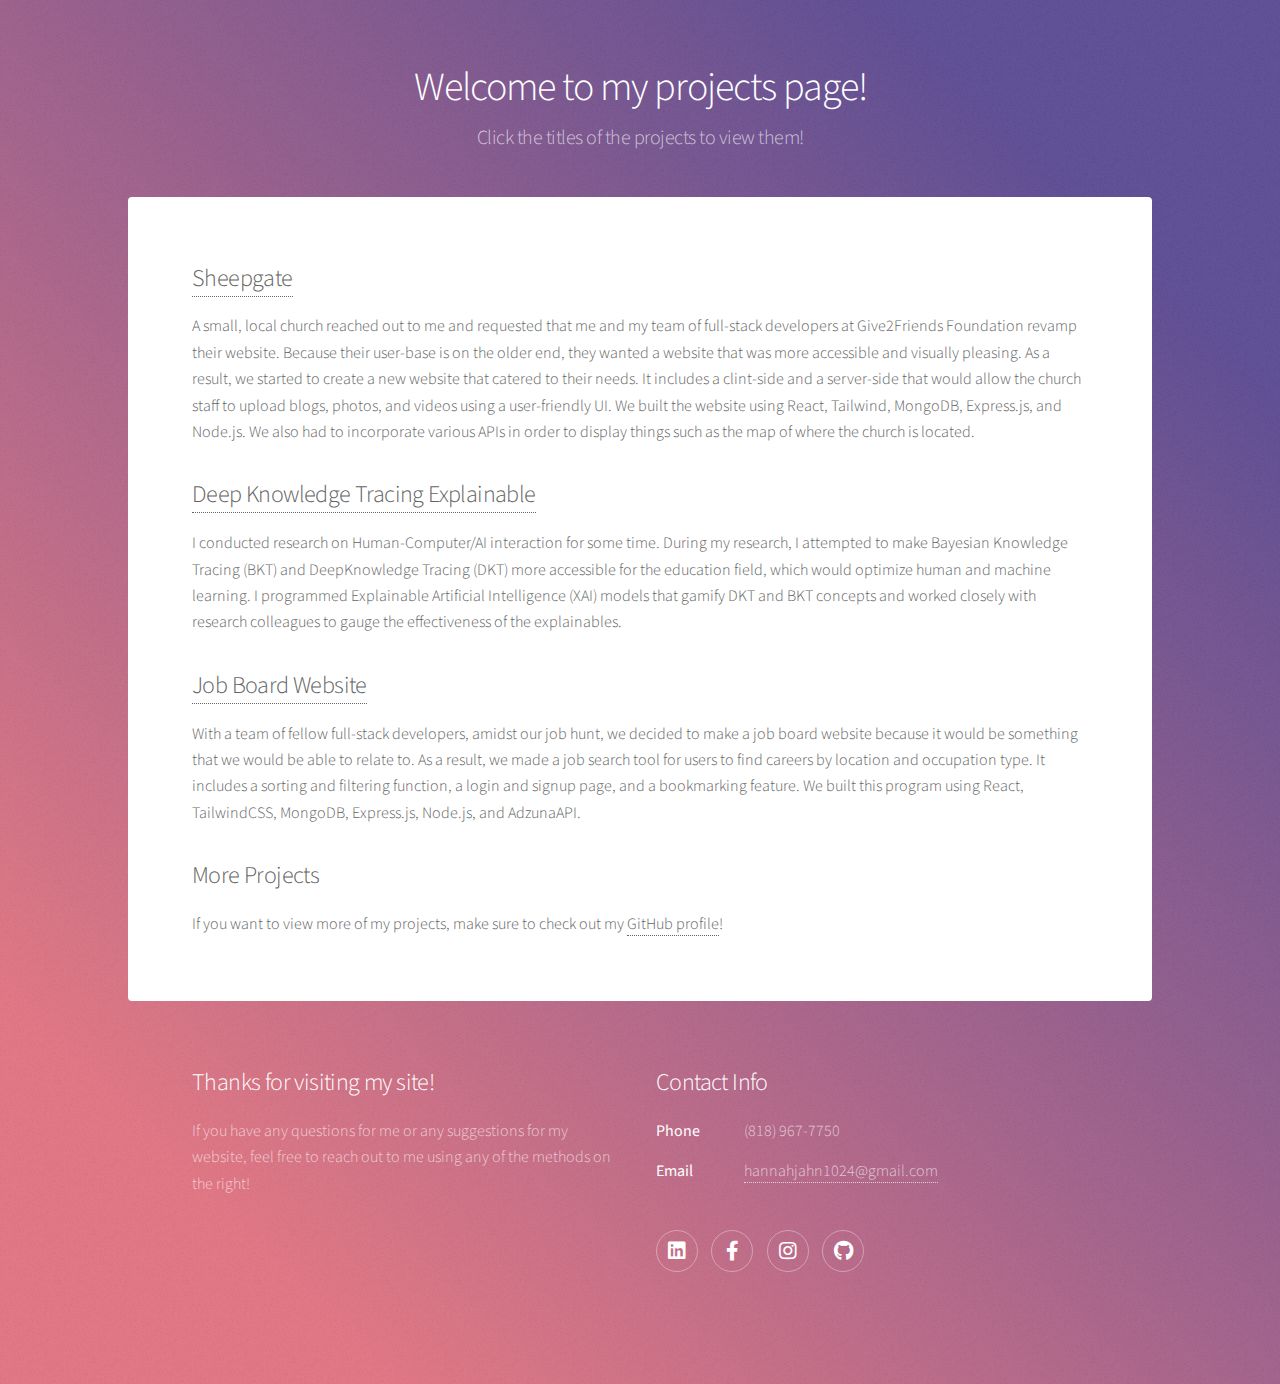
<file: projects.html>
<!DOCTYPE HTML>
<!--
	Stellar by HTML5 UP
	html5up.net | @ajlkn
	Free for personal and commercial use under the CCA 3.0 license (html5up.net/license)
-->
<html>
	<head>
		<title>Hannah's Projects</title>
		<meta charset="utf-8" />
		<meta name="viewport" content="width=device-width, initial-scale=1, user-scalable=no" />
		<link rel="stylesheet" href="assets/css/main.css" />
		<noscript><link rel="stylesheet" href="assets/css/noscript.css" /></noscript>
	</head>
	<body class="is-preload">

		<!-- Wrapper -->
			<div id="wrapper">

				<!-- Header -->
					<header id="header">
						<h1>Welcome to my projects page!</h1>
						<p>Click the titles of the projects to view them!</p>
					</header>

				<!-- Main -->
					<div id="main">

						<!-- Content -->
							<section id="content" class="main">
								<!-- <span class="image main"><img src="images/pic04.jpg" alt="" /></span> -->
								<h2><a href="https://github.com/hannahahn1024/sheepgate" target="_blank">Sheepgate</a></h2>
								<p>A small, local church reached out to me and requested that me and my team of full-stack developers at Give2Friends Foundation revamp their website. Because their user-base is on the older end,
									they wanted a website that was more accessible and visually pleasing. As a result, we started to create a new website that catered to their needs. It includes a clint-side and
									a server-side that would allow the church staff to upload blogs, photos, and videos using a user-friendly UI. We built the website using React, Tailwind, MongoDB, Express.js, and Node.js.
									We also had to incorporate various APIs in order to display things such as the map of where the church is located.
								</p>
								<h2><a href="https://hannahahn1024.github.io/DKTExplainable/" target="_blank">Deep Knowledge Tracing Explainable</a></h2>
								<p>I conducted research on Human-Computer/AI interaction for some time. During my research, I attempted to make Bayesian Knowledge Tracing (BKT)
									and DeepKnowledge Tracing (DKT) more accessible for the education field, which would optimize human and machine learning. I programmed Explainable Artificial Intelligence (XAI)
									models that gamify DKT and BKT concepts and worked closely with research colleagues to gauge the effectiveness of the explainables.
								</p>
								<h2><a href="https://github.com/jameslee0106/JBW" target="_blank">Job Board Website</a></h2>
								<p>With a team of fellow full-stack developers, amidst our job hunt, we decided to make a job board website because it would be something that we would be able to relate to.
									As a result, we made a job search tool for users to find careers by location and occupation type. It includes a sorting and filtering function, a login and signup page,
									and a bookmarking feature. We built this program using React, TailwindCSS, MongoDB, Express.js, Node.js, and AdzunaAPI.
								</p>
								<h2>More Projects</h2>
								<p>If you want to view more of my projects, make sure to check out my <a href="https://github.com/hannahahn1024/" target="_blank">GitHub profile</a>!</p>
								
							</section>

							<!-- <section id="content" class="main">
								<span class="image main"><img src="images/pic04.jpg" alt="" /></span>
								<h2>Magna feugiat lorem</h2>
								<p>Donec eget ex magna. Interdum et malesuada fames ac ante ipsum primis in faucibus. Pellentesque venenatis dolor imperdiet dolor mattis sagittis. Praesent rutrum sem diam, vitae egestas enim auctor sit amet. Pellentesque leo mauris, consectetur id ipsum sit amet, fergiat. Pellentesque in mi eu massa lacinia malesuada et a elit. Donec urna ex, lacinia in purus ac, pretium pulvinar mauris. Curabitur sapien risus, commodo eget turpis at, elementum convallis fames ac ante ipsum primis in faucibus.</p>
								<p>Pellentesque venenatis dolor imperdiet dolor mattis sagittis. Praesent rutrum sem diam, vitae egestas enim auctor sit amet. Consequat leo mauris, consectetur id ipsum sit amet, fersapien risus, commodo eget turpis at, elementum convallis elit enim turpis lorem ipsum dolor sit amet feugiat. Phasellus convallis elit id ullamcorper pulvinar. Duis aliquam turpis mauris, eu ultricies erat malesuada quis. Aliquam dapibus, lacus eget hendrerit bibendum, urna est aliquam sem, sit amet est velit quis lorem.</p>
								<h2>Tempus veroeros</h2>
								<p>Cep risus aliquam gravida cep ut lacus amet. Adipiscing faucibus nunc placerat. Tempus adipiscing turpis non blandit accumsan eget lacinia nunc integer interdum amet aliquam ut orci non col ut ut praesent. Semper amet interdum mi. Phasellus enim laoreet ac ac commodo faucibus faucibus. Curae ante vestibulum ante. Blandit. Ante accumsan nisi eu placerat gravida placerat adipiscing in risus fusce vitae ac mi accumsan nunc in accumsan tempor blandit aliquet aliquet lobortis. Ultricies blandit lobortis praesent turpis. Adipiscing accumsan adipiscing adipiscing ac lacinia cep. Orci blandit a iaculis adipiscing ac. Vivamus ornare laoreet odio vis praesent nunc lorem mi. Erat. Tempus sem faucibus ac id. Vis in blandit. Nascetur ultricies blandit ac. Arcu aliquam. Accumsan mi eget adipiscing nulla. Non vestibulum ac interdum condimentum semper commodo massa arcu.</p>
							</section> -->

					</div>
					

				<!-- Footer -->
					<footer id="footer">
						<section>
							<h2>Thanks for visiting my site!</h2>
							<p>If you have any questions for me or any suggestions for my website, feel free to reach out to me using any of the methods on the right!</p>
							<!-- <ul class="actions">
								<li><a href="generic.html" class="button">Learn More</a></li>
							</ul> -->
						</section>
						<section>
							<h2>Contact Info</h2>
							<dl class="alt">
								<!-- <dt>Address</dt>
								<dd>1234 Somewhere Road &bull; Nashville, TN 00000 &bull; USA</dd> -->
								<dt>Phone</dt>
								<dd>(818) 967-7750 </dd>
								<dt>Email</dt>
								<dd><a href="mailto:hannahjahn1024@gmail.com?Subject=Website Inquiry" target="_blank">hannahjahn1024@gmail.com</a></dd>
							</dl>
							<ul class="icons">
								<li><a href="https://www.linkedin.com/in/hannah-ahn-a9b0b7263/" target="_blank" class="icon brands fa-linkedin alt"><span class="label">LinkedIn</span></a></li>
								<li><a href="https://www.facebook.com/hannah.ahn.12" target="_blank" class="icon brands fa-facebook-f alt"><span class="label">Facebook</span></a></li>
								<li><a href="https://www.instagram.com/hannahahn_1024/ " target="_blank" class="icon brands fa-instagram alt"><span class="label">Instagram</span></a></li>
								<li><a href="https://github.com/hannahahn1024" target="_blank" class="icon brands fa-github alt"><span class="label">GitHub</span></a></li>
							</ul>
						</section>
						
					</footer>

			</div>

		<!-- Scripts -->
			<script src="assets/js/jquery.min.js"></script>
			<script src="assets/js/jquery.scrollex.min.js"></script>
			<script src="assets/js/jquery.scrolly.min.js"></script>
			<script src="assets/js/browser.min.js"></script>
			<script src="assets/js/breakpoints.min.js"></script>
			<script src="assets/js/util.js"></script>
			<script src="assets/js/main.js"></script>

	</body>
</html>
</file>
<file: assets/css/noscript.css>
/*
	Stellar by HTML5 UP
	html5up.net | @ajlkn
	Free for personal and commercial use under the CCA 3.0 license (html5up.net/license)
*/

/* Header */

	body.is-preload #header.alt > * {
		opacity: 1;
	}

	body.is-preload #header.alt .logo {
		-moz-transform: none;
		-webkit-transform: none;
		-ms-transform: none;
		transform: none;
	}
</file>
<file: assets/css/main.css>
@import url(fontawesome-all.min.css);
@import 'https://fonts.googleapis.com/css?family=Source+Sans+Pro:300,400';

/*
	Stellar by HTML5 UP
	html5up.net | @ajlkn
	Free for personal and commercial use under the CCA 3.0 license (html5up.net/license)
*/

html, body, div, span, applet, object,
iframe, h1, h2, h3, h4, h5, h6, p, blockquote,
pre, a, abbr, acronym, address, big, cite,
code, del, dfn, em, img, ins, kbd, q, s, samp,
small, strike, strong, sub, sup, tt, var, b,
u, i, center, dl, dt, dd, ol, ul, li, fieldset,
form, label, legend, table, caption, tbody,
tfoot, thead, tr, th, td, article, aside,
canvas, details, embed, figure, figcaption,
footer, header, hgroup, menu, nav, output, ruby,
section, summary, time, mark, audio, video {
	margin: 0;
	padding: 0;
	border: 0;
	font-size: 100%;
	font: inherit;
	vertical-align: baseline;}

article, aside, details, figcaption, figure,
footer, header, hgroup, menu, nav, section {
	display: block;}

body {
	line-height: 1;
}

.progress {
    background-color: #f3f3f3; /* Light grey background for the progress container */
    border-radius: 13px;       /* Rounded corners for the container */
    padding: 3px;              /* Padding around the progress bar */
    overflow: hidden;          /* Ensures rounded corners are properly displayed */
}

.progress-bar {
    background: linear-gradient(45deg, #e37682, #5f4d93); /* Gradient colors */
    width: 0;                  /* Default width (will be overridden by inline styles) */
    height: 20px;              /* Height of the progress bar */
    border-radius: 10px;       /* Rounded corners for the progress bar */
    text-align: center;        /* Center the text (percentage) */
    color: white;              /* White text color */
    line-height: 20px;         /* Align text vertically in the middle */
}

ol, ul {
	list-style: none;
}

blockquote, q {
	quotes: none;
}

	blockquote:before, blockquote:after, q:before, q:after {
		content: '';
		content: none;
	}

table {
	border-collapse: collapse;
	border-spacing: 0;
}

body {
	-webkit-text-size-adjust: none;
}

mark {
	background-color: transparent;
	color: inherit;
}

input::-moz-focus-inner {
	border: 0;
	padding: 0;
}

input, select, textarea {
	-moz-appearance: none;
	-webkit-appearance: none;
	-ms-appearance: none;
	appearance: none;
}

/* Basic */

	@-ms-viewport {
		width: device-width;
	}

	body {
		-ms-overflow-style: scrollbar;
	}

	@media screen and (max-width: 480px) {

		html, body {
			min-width: 320px;
		}

	}

	html {
		box-sizing: border-box;
	}

	*, *:before, *:after {
		box-sizing: inherit;
	}

	body {
		background-color: #935d8c;
		background-image: url("images/overlay.png"), -moz-linear-gradient(45deg, #e37682 15%, #5f4d93 85%);
		background-image: url("images/overlay.png"), -webkit-linear-gradient(45deg, #e37682 15%, #5f4d93 85%);
		background-image: url("images/overlay.png"), -ms-linear-gradient(45deg, #e37682 15%, #5f4d93 85%);
		background-image: url("images/overlay.png"), linear-gradient(45deg, #e37682 15%, #5f4d93 85%);
	}

		body.is-preload *, body.is-preload *:before, body.is-preload *:after {
			-moz-animation: none !important;
			-webkit-animation: none !important;
			-ms-animation: none !important;
			animation: none !important;
			-moz-transition: none !important;
			-webkit-transition: none !important;
			-ms-transition: none !important;
			transition: none !important;
		}

/* Type */

	body {
		background-color: #935d8c;
		color: rgba(255, 255, 255, 0.65);
	}

	body, input, select, textarea {
		font-family: "Source Sans Pro", Helvetica, sans-serif;
		font-size: 17pt;
		font-weight: 300;
		line-height: 1.65;
	}

		@media screen and (max-width: 1680px) {

			body, input, select, textarea {
				font-size: 14pt;
			}

		}

		@media screen and (max-width: 1280px) {

			body, input, select, textarea {
				font-size: 12pt;
			}

		}

		@media screen and (max-width: 360px) {

			body, input, select, textarea {
				font-size: 11pt;
			}

		}

	a {
		-moz-transition: color 0.2s ease, border-bottom 0.2s ease;
		-webkit-transition: color 0.2s ease, border-bottom 0.2s ease;
		-ms-transition: color 0.2s ease, border-bottom 0.2s ease;
		transition: color 0.2s ease, border-bottom 0.2s ease;
		text-decoration: none;
		border-bottom: dotted 1px;
		color: inherit;
	}

		a:hover {
			border-bottom-color: transparent;
		}

	strong, b {
		font-weight: 400;
	}

	em, i {
		font-style: italic;
	}

	p {
		margin: 0 0 2em 0;
	}

		ul.content {
			-moz-columns: 20em 2;
			-webkit-columns: 20em 2;
			-ms-columns: 20em 2;
			columns: 20em 2;
			-moz-column-gap: 2em;
			-webkit-column-gap: 2em;
			-ms-column-gap: 2em;
			column-gap: 2em;
			text-align: justify;
		}

	h1, h2, h3, h4, h5, h6 {
		font-weight: 300;
		line-height: 1.5;
		margin: 0 0 0.7em 0;
		letter-spacing: -0.025em;
	}

		h1 a, h2 a, h3 a, h4 a, h5 a, h6 a {
			color: inherit;
			text-decoration: none;
		}

	h1 {
		font-size: 2.5em;
		line-height: 1.2;
	}

	h2 {
		font-size: 1.5em;
	}

	h3 {
		font-size: 1.25em;
	}

	h4 {
		font-size: 1.1em;
	}

	h5 {
		font-size: 0.9em;
	}

	h6 {
		font-size: 0.7em;
	}

	@media screen and (max-width: 736px) {

		h1 {
			font-size: 2em;
		}

	}

	sub {
		font-size: 0.8em;
		position: relative;
		top: 0.5em;
	}

	sup {
		font-size: 0.8em;
		position: relative;
		top: -0.5em;
	}

	blockquote {
		border-left: solid 4px;
		font-style: italic;
		margin: 0 0 2em 0;
		padding: 0.5em 0 0.5em 2em;
	}

	code {
		border-radius: 8px;
		border: solid 1px;
		font-family: "Courier New", monospace;
		font-size: 0.9em;
		margin: 0 0.25em;
		padding: 0.25em 0.65em;
	}

	pre {
		-webkit-overflow-scrolling: touch;
		font-family: "Courier New", monospace;
		font-size: 0.9em;
		margin: 0 0 2em 0;
	}

		pre code {
			display: block;
			line-height: 1.75;
			padding: 1em 1.5em;
			overflow-x: auto;
		}

	hr {
		border: 0;
		border-bottom: solid 1px;
		margin: 2em 0;
	}

		hr.major {
			margin: 3em 0;
		}

	.align-left {
		text-align: left;
	}

	.align-center {
		text-align: center;
	}

	.align-right {
		text-align: right;
	}

	input, select, textarea {
		color: #ffffff;
	}

	a:hover {
		color: #ffffff;
	}

	strong, b {
		color: #ffffff;
	}

	h1, h2, h3, h4, h5, h6 {
		color: #ffffff;
	}

	blockquote {
		border-left-color: rgba(255, 255, 255, 0.35);
	}

	code {
		background: rgba(255, 255, 255, 0.075);
		border-color: rgba(255, 255, 255, 0.35);
	}

	hr {
		border-bottom-color: rgba(255, 255, 255, 0.35);
	}

/* Row */

	.row {
		display: flex;
		flex-wrap: wrap;
		box-sizing: border-box;
		align-items: stretch;
	}

		.row > * {
			box-sizing: border-box;
		}

		.row.gtr-uniform > * > :last-child {
			margin-bottom: 0;
		}

		.row.aln-left {
			justify-content: flex-start;
		}

		.row.aln-center {
			justify-content: center;
		}

		.row.aln-right {
			justify-content: flex-end;
		}

		.row.aln-top {
			align-items: flex-start;
		}

		.row.aln-middle {
			align-items: center;
		}

		.row.aln-bottom {
			align-items: flex-end;
		}

		.row > .imp {
			order: -1;
		}

		.row > .col-1 {
			width: 8.33333%;
		}

		.row > .off-1 {
			margin-left: 8.33333%;
		}

		.row > .col-2 {
			width: 16.66667%;
		}

		.row > .off-2 {
			margin-left: 16.66667%;
		}

		.row > .col-3 {
			width: 25%;
		}

		.row > .off-3 {
			margin-left: 25%;
		}

		.row > .col-4 {
			width: 33.33333%;
		}

		.row > .off-4 {
			margin-left: 33.33333%;
		}

		.row > .col-5 {
			width: 41.66667%;
		}

		.row > .off-5 {
			margin-left: 41.66667%;
		}

		.row > .col-6 {
			width: 50%;
		}

		.row > .off-6 {
			margin-left: 50%;
		}

		.row > .col-7 {
			width: 58.33333%;
		}

		.row > .off-7 {
			margin-left: 58.33333%;
		}

		.row > .col-8 {
			width: 66.66667%;
		}

		.row > .off-8 {
			margin-left: 66.66667%;
		}

		.row > .col-9 {
			width: 75%;
		}

		.row > .off-9 {
			margin-left: 75%;
		}

		.row > .col-10 {
			width: 83.33333%;
		}

		.row > .off-10 {
			margin-left: 83.33333%;
		}

		.row > .col-11 {
			width: 91.66667%;
		}

		.row > .off-11 {
			margin-left: 91.66667%;
		}

		.row > .col-12 {
			width: 100%;
		}

		.row > .off-12 {
			margin-left: 100%;
		}

		.row.gtr-0 {
			margin-top: 0;
			margin-left: 0em;
		}

			.row.gtr-0 > * {
				padding: 0 0 0 0em;
			}

			.row.gtr-0.gtr-uniform {
				margin-top: 0em;
			}

				.row.gtr-0.gtr-uniform > * {
					padding-top: 0em;
				}

		.row.gtr-25 {
			margin-top: 0;
			margin-left: -0.375em;
		}

			.row.gtr-25 > * {
				padding: 0 0 0 0.375em;
			}

			.row.gtr-25.gtr-uniform {
				margin-top: -0.375em;
			}

				.row.gtr-25.gtr-uniform > * {
					padding-top: 0.375em;
				}

		.row.gtr-50 {
			margin-top: 0;
			margin-left: -0.75em;
		}

			.row.gtr-50 > * {
				padding: 0 0 0 0.75em;
			}

			.row.gtr-50.gtr-uniform {
				margin-top: -0.75em;
			}

				.row.gtr-50.gtr-uniform > * {
					padding-top: 0.75em;
				}

		.row {
			margin-top: 0;
			margin-left: -1.5em;
		}

			.row > * {
				padding: 0 0 0 1.5em;
			}

			.row.gtr-uniform {
				margin-top: -1.5em;
			}

				.row.gtr-uniform > * {
					padding-top: 1.5em;
				}

		.row.gtr-150 {
			margin-top: 0;
			margin-left: -2.25em;
		}

			.row.gtr-150 > * {
				padding: 0 0 0 2.25em;
			}

			.row.gtr-150.gtr-uniform {
				margin-top: -2.25em;
			}

				.row.gtr-150.gtr-uniform > * {
					padding-top: 2.25em;
				}

		.row.gtr-200 {
			margin-top: 0;
			margin-left: -3em;
		}

			.row.gtr-200 > * {
				padding: 0 0 0 3em;
			}

			.row.gtr-200.gtr-uniform {
				margin-top: -3em;
			}

				.row.gtr-200.gtr-uniform > * {
					padding-top: 3em;
				}

		@media screen and (max-width: 1680px) {

			.row {
				display: flex;
				flex-wrap: wrap;
				box-sizing: border-box;
				align-items: stretch;
			}

				.row > * {
					box-sizing: border-box;
				}

				.row.gtr-uniform > * > :last-child {
					margin-bottom: 0;
				}

				.row.aln-left {
					justify-content: flex-start;
				}

				.row.aln-center {
					justify-content: center;
				}

				.row.aln-right {
					justify-content: flex-end;
				}

				.row.aln-top {
					align-items: flex-start;
				}

				.row.aln-middle {
					align-items: center;
				}

				.row.aln-bottom {
					align-items: flex-end;
				}

				.row > .imp-xlarge {
					order: -1;
				}

				.row > .col-1-xlarge {
					width: 8.33333%;
				}

				.row > .off-1-xlarge {
					margin-left: 8.33333%;
				}

				.row > .col-2-xlarge {
					width: 16.66667%;
				}

				.row > .off-2-xlarge {
					margin-left: 16.66667%;
				}

				.row > .col-3-xlarge {
					width: 25%;
				}

				.row > .off-3-xlarge {
					margin-left: 25%;
				}

				.row > .col-4-xlarge {
					width: 33.33333%;
				}

				.row > .off-4-xlarge {
					margin-left: 33.33333%;
				}

				.row > .col-5-xlarge {
					width: 41.66667%;
				}

				.row > .off-5-xlarge {
					margin-left: 41.66667%;
				}

				.row > .col-6-xlarge {
					width: 50%;
				}

				.row > .off-6-xlarge {
					margin-left: 50%;
				}

				.row > .col-7-xlarge {
					width: 58.33333%;
				}

				.row > .off-7-xlarge {
					margin-left: 58.33333%;
				}

				.row > .col-8-xlarge {
					width: 66.66667%;
				}

				.row > .off-8-xlarge {
					margin-left: 66.66667%;
				}

				.row > .col-9-xlarge {
					width: 75%;
				}

				.row > .off-9-xlarge {
					margin-left: 75%;
				}

				.row > .col-10-xlarge {
					width: 83.33333%;
				}

				.row > .off-10-xlarge {
					margin-left: 83.33333%;
				}

				.row > .col-11-xlarge {
					width: 91.66667%;
				}

				.row > .off-11-xlarge {
					margin-left: 91.66667%;
				}

				.row > .col-12-xlarge {
					width: 100%;
				}

				.row > .off-12-xlarge {
					margin-left: 100%;
				}

				.row.gtr-0 {
					margin-top: 0;
					margin-left: 0em;
				}

					.row.gtr-0 > * {
						padding: 0 0 0 0em;
					}

					.row.gtr-0.gtr-uniform {
						margin-top: 0em;
					}

						.row.gtr-0.gtr-uniform > * {
							padding-top: 0em;
						}

				.row.gtr-25 {
					margin-top: 0;
					margin-left: -0.375em;
				}

					.row.gtr-25 > * {
						padding: 0 0 0 0.375em;
					}

					.row.gtr-25.gtr-uniform {
						margin-top: -0.375em;
					}

						.row.gtr-25.gtr-uniform > * {
							padding-top: 0.375em;
						}

				.row.gtr-50 {
					margin-top: 0;
					margin-left: -0.75em;
				}

					.row.gtr-50 > * {
						padding: 0 0 0 0.75em;
					}

					.row.gtr-50.gtr-uniform {
						margin-top: -0.75em;
					}

						.row.gtr-50.gtr-uniform > * {
							padding-top: 0.75em;
						}

				.row {
					margin-top: 0;
					margin-left: -1.5em;
				}

					.row > * {
						padding: 0 0 0 1.5em;
					}

					.row.gtr-uniform {
						margin-top: -1.5em;
					}

						.row.gtr-uniform > * {
							padding-top: 1.5em;
						}

				.row.gtr-150 {
					margin-top: 0;
					margin-left: -2.25em;
				}

					.row.gtr-150 > * {
						padding: 0 0 0 2.25em;
					}

					.row.gtr-150.gtr-uniform {
						margin-top: -2.25em;
					}

						.row.gtr-150.gtr-uniform > * {
							padding-top: 2.25em;
						}

				.row.gtr-200 {
					margin-top: 0;
					margin-left: -3em;
				}

					.row.gtr-200 > * {
						padding: 0 0 0 3em;
					}

					.row.gtr-200.gtr-uniform {
						margin-top: -3em;
					}

						.row.gtr-200.gtr-uniform > * {
							padding-top: 3em;
						}

		}

		@media screen and (max-width: 1280px) {

			.row {
				display: flex;
				flex-wrap: wrap;
				box-sizing: border-box;
				align-items: stretch;
			}

				.row > * {
					box-sizing: border-box;
				}

				.row.gtr-uniform > * > :last-child {
					margin-bottom: 0;
				}

				.row.aln-left {
					justify-content: flex-start;
				}

				.row.aln-center {
					justify-content: center;
				}

				.row.aln-right {
					justify-content: flex-end;
				}

				.row.aln-top {
					align-items: flex-start;
				}

				.row.aln-middle {
					align-items: center;
				}

				.row.aln-bottom {
					align-items: flex-end;
				}

				.row > .imp-large {
					order: -1;
				}

				.row > .col-1-large {
					width: 8.33333%;
				}

				.row > .off-1-large {
					margin-left: 8.33333%;
				}

				.row > .col-2-large {
					width: 16.66667%;
				}

				.row > .off-2-large {
					margin-left: 16.66667%;
				}

				.row > .col-3-large {
					width: 25%;
				}

				.row > .off-3-large {
					margin-left: 25%;
				}

				.row > .col-4-large {
					width: 33.33333%;
				}

				.row > .off-4-large {
					margin-left: 33.33333%;
				}

				.row > .col-5-large {
					width: 41.66667%;
				}

				.row > .off-5-large {
					margin-left: 41.66667%;
				}

				.row > .col-6-large {
					width: 50%;
				}

				.row > .off-6-large {
					margin-left: 50%;
				}

				.row > .col-7-large {
					width: 58.33333%;
				}

				.row > .off-7-large {
					margin-left: 58.33333%;
				}

				.row > .col-8-large {
					width: 66.66667%;
				}

				.row > .off-8-large {
					margin-left: 66.66667%;
				}

				.row > .col-9-large {
					width: 75%;
				}

				.row > .off-9-large {
					margin-left: 75%;
				}

				.row > .col-10-large {
					width: 83.33333%;
				}

				.row > .off-10-large {
					margin-left: 83.33333%;
				}

				.row > .col-11-large {
					width: 91.66667%;
				}

				.row > .off-11-large {
					margin-left: 91.66667%;
				}

				.row > .col-12-large {
					width: 100%;
				}

				.row > .off-12-large {
					margin-left: 100%;
				}

				.row.gtr-0 {
					margin-top: 0;
					margin-left: 0em;
				}

					.row.gtr-0 > * {
						padding: 0 0 0 0em;
					}

					.row.gtr-0.gtr-uniform {
						margin-top: 0em;
					}

						.row.gtr-0.gtr-uniform > * {
							padding-top: 0em;
						}

				.row.gtr-25 {
					margin-top: 0;
					margin-left: -0.375em;
				}

					.row.gtr-25 > * {
						padding: 0 0 0 0.375em;
					}

					.row.gtr-25.gtr-uniform {
						margin-top: -0.375em;
					}

						.row.gtr-25.gtr-uniform > * {
							padding-top: 0.375em;
						}

				.row.gtr-50 {
					margin-top: 0;
					margin-left: -0.75em;
				}

					.row.gtr-50 > * {
						padding: 0 0 0 0.75em;
					}

					.row.gtr-50.gtr-uniform {
						margin-top: -0.75em;
					}

						.row.gtr-50.gtr-uniform > * {
							padding-top: 0.75em;
						}

				.row {
					margin-top: 0;
					margin-left: -1.5em;
				}

					.row > * {
						padding: 0 0 0 1.5em;
					}

					.row.gtr-uniform {
						margin-top: -1.5em;
					}

						.row.gtr-uniform > * {
							padding-top: 1.5em;
						}

				.row.gtr-150 {
					margin-top: 0;
					margin-left: -2.25em;
				}

					.row.gtr-150 > * {
						padding: 0 0 0 2.25em;
					}

					.row.gtr-150.gtr-uniform {
						margin-top: -2.25em;
					}

						.row.gtr-150.gtr-uniform > * {
							padding-top: 2.25em;
						}

				.row.gtr-200 {
					margin-top: 0;
					margin-left: -3em;
				}

					.row.gtr-200 > * {
						padding: 0 0 0 3em;
					}

					.row.gtr-200.gtr-uniform {
						margin-top: -3em;
					}

						.row.gtr-200.gtr-uniform > * {
							padding-top: 3em;
						}

		}

		@media screen and (max-width: 980px) {

			.row {
				display: flex;
				flex-wrap: wrap;
				box-sizing: border-box;
				align-items: stretch;
			}

				.row > * {
					box-sizing: border-box;
				}

				.row.gtr-uniform > * > :last-child {
					margin-bottom: 0;
				}

				.row.aln-left {
					justify-content: flex-start;
				}

				.row.aln-center {
					justify-content: center;
				}

				.row.aln-right {
					justify-content: flex-end;
				}

				.row.aln-top {
					align-items: flex-start;
				}

				.row.aln-middle {
					align-items: center;
				}

				.row.aln-bottom {
					align-items: flex-end;
				}

				.row > .imp-medium {
					order: -1;
				}

				.row > .col-1-medium {
					width: 8.33333%;
				}

				.row > .off-1-medium {
					margin-left: 8.33333%;
				}

				.row > .col-2-medium {
					width: 16.66667%;
				}

				.row > .off-2-medium {
					margin-left: 16.66667%;
				}

				.row > .col-3-medium {
					width: 25%;
				}

				.row > .off-3-medium {
					margin-left: 25%;
				}

				.row > .col-4-medium {
					width: 33.33333%;
				}

				.row > .off-4-medium {
					margin-left: 33.33333%;
				}

				.row > .col-5-medium {
					width: 41.66667%;
				}

				.row > .off-5-medium {
					margin-left: 41.66667%;
				}

				.row > .col-6-medium {
					width: 50%;
				}

				.row > .off-6-medium {
					margin-left: 50%;
				}

				.row > .col-7-medium {
					width: 58.33333%;
				}

				.row > .off-7-medium {
					margin-left: 58.33333%;
				}

				.row > .col-8-medium {
					width: 66.66667%;
				}

				.row > .off-8-medium {
					margin-left: 66.66667%;
				}

				.row > .col-9-medium {
					width: 75%;
				}

				.row > .off-9-medium {
					margin-left: 75%;
				}

				.row > .col-10-medium {
					width: 83.33333%;
				}

				.row > .off-10-medium {
					margin-left: 83.33333%;
				}

				.row > .col-11-medium {
					width: 91.66667%;
				}

				.row > .off-11-medium {
					margin-left: 91.66667%;
				}

				.row > .col-12-medium {
					width: 100%;
				}

				.row > .off-12-medium {
					margin-left: 100%;
				}

				.row.gtr-0 {
					margin-top: 0;
					margin-left: 0em;
				}

					.row.gtr-0 > * {
						padding: 0 0 0 0em;
					}

					.row.gtr-0.gtr-uniform {
						margin-top: 0em;
					}

						.row.gtr-0.gtr-uniform > * {
							padding-top: 0em;
						}

				.row.gtr-25 {
					margin-top: 0;
					margin-left: -0.375em;
				}

					.row.gtr-25 > * {
						padding: 0 0 0 0.375em;
					}

					.row.gtr-25.gtr-uniform {
						margin-top: -0.375em;
					}

						.row.gtr-25.gtr-uniform > * {
							padding-top: 0.375em;
						}

				.row.gtr-50 {
					margin-top: 0;
					margin-left: -0.75em;
				}

					.row.gtr-50 > * {
						padding: 0 0 0 0.75em;
					}

					.row.gtr-50.gtr-uniform {
						margin-top: -0.75em;
					}

						.row.gtr-50.gtr-uniform > * {
							padding-top: 0.75em;
						}

				.row {
					margin-top: 0;
					margin-left: -1.5em;
				}

					.row > * {
						padding: 0 0 0 1.5em;
					}

					.row.gtr-uniform {
						margin-top: -1.5em;
					}

						.row.gtr-uniform > * {
							padding-top: 1.5em;
						}

				.row.gtr-150 {
					margin-top: 0;
					margin-left: -2.25em;
				}

					.row.gtr-150 > * {
						padding: 0 0 0 2.25em;
					}

					.row.gtr-150.gtr-uniform {
						margin-top: -2.25em;
					}

						.row.gtr-150.gtr-uniform > * {
							padding-top: 2.25em;
						}

				.row.gtr-200 {
					margin-top: 0;
					margin-left: -3em;
				}

					.row.gtr-200 > * {
						padding: 0 0 0 3em;
					}

					.row.gtr-200.gtr-uniform {
						margin-top: -3em;
					}

						.row.gtr-200.gtr-uniform > * {
							padding-top: 3em;
						}

		}

		@media screen and (max-width: 736px) {

			.row {
				display: flex;
				flex-wrap: wrap;
				box-sizing: border-box;
				align-items: stretch;
			}

				.row > * {
					box-sizing: border-box;
				}

				.row.gtr-uniform > * > :last-child {
					margin-bottom: 0;
				}

				.row.aln-left {
					justify-content: flex-start;
				}

				.row.aln-center {
					justify-content: center;
				}

				.row.aln-right {
					justify-content: flex-end;
				}

				.row.aln-top {
					align-items: flex-start;
				}

				.row.aln-middle {
					align-items: center;
				}

				.row.aln-bottom {
					align-items: flex-end;
				}

				.row > .imp-small {
					order: -1;
				}

				.row > .col-1-small {
					width: 8.33333%;
				}

				.row > .off-1-small {
					margin-left: 8.33333%;
				}

				.row > .col-2-small {
					width: 16.66667%;
				}

				.row > .off-2-small {
					margin-left: 16.66667%;
				}

				.row > .col-3-small {
					width: 25%;
				}

				.row > .off-3-small {
					margin-left: 25%;
				}

				.row > .col-4-small {
					width: 33.33333%;
				}

				.row > .off-4-small {
					margin-left: 33.33333%;
				}

				.row > .col-5-small {
					width: 41.66667%;
				}

				.row > .off-5-small {
					margin-left: 41.66667%;
				}

				.row > .col-6-small {
					width: 50%;
				}

				.row > .off-6-small {
					margin-left: 50%;
				}

				.row > .col-7-small {
					width: 58.33333%;
				}

				.row > .off-7-small {
					margin-left: 58.33333%;
				}

				.row > .col-8-small {
					width: 66.66667%;
				}

				.row > .off-8-small {
					margin-left: 66.66667%;
				}

				.row > .col-9-small {
					width: 75%;
				}

				.row > .off-9-small {
					margin-left: 75%;
				}

				.row > .col-10-small {
					width: 83.33333%;
				}

				.row > .off-10-small {
					margin-left: 83.33333%;
				}

				.row > .col-11-small {
					width: 91.66667%;
				}

				.row > .off-11-small {
					margin-left: 91.66667%;
				}

				.row > .col-12-small {
					width: 100%;
				}

				.row > .off-12-small {
					margin-left: 100%;
				}

				.row.gtr-0 {
					margin-top: 0;
					margin-left: 0em;
				}

					.row.gtr-0 > * {
						padding: 0 0 0 0em;
					}

					.row.gtr-0.gtr-uniform {
						margin-top: 0em;
					}

						.row.gtr-0.gtr-uniform > * {
							padding-top: 0em;
						}

				.row.gtr-25 {
					margin-top: 0;
					margin-left: -0.25em;
				}

					.row.gtr-25 > * {
						padding: 0 0 0 0.25em;
					}

					.row.gtr-25.gtr-uniform {
						margin-top: -0.25em;
					}

						.row.gtr-25.gtr-uniform > * {
							padding-top: 0.25em;
						}

				.row.gtr-50 {
					margin-top: 0;
					margin-left: -0.5em;
				}

					.row.gtr-50 > * {
						padding: 0 0 0 0.5em;
					}

					.row.gtr-50.gtr-uniform {
						margin-top: -0.5em;
					}

						.row.gtr-50.gtr-uniform > * {
							padding-top: 0.5em;
						}

				.row {
					margin-top: 0;
					margin-left: -1em;
				}

					.row > * {
						padding: 0 0 0 1em;
					}

					.row.gtr-uniform {
						margin-top: -1em;
					}

						.row.gtr-uniform > * {
							padding-top: 1em;
						}

				.row.gtr-150 {
					margin-top: 0;
					margin-left: -1.5em;
				}

					.row.gtr-150 > * {
						padding: 0 0 0 1.5em;
					}

					.row.gtr-150.gtr-uniform {
						margin-top: -1.5em;
					}

						.row.gtr-150.gtr-uniform > * {
							padding-top: 1.5em;
						}

				.row.gtr-200 {
					margin-top: 0;
					margin-left: -2em;
				}

					.row.gtr-200 > * {
						padding: 0 0 0 2em;
					}

					.row.gtr-200.gtr-uniform {
						margin-top: -2em;
					}

						.row.gtr-200.gtr-uniform > * {
							padding-top: 2em;
						}

		}

		@media screen and (max-width: 480px) {

			.row {
				display: flex;
				flex-wrap: wrap;
				box-sizing: border-box;
				align-items: stretch;
			}

				.row > * {
					box-sizing: border-box;
				}

				.row.gtr-uniform > * > :last-child {
					margin-bottom: 0;
				}

				.row.aln-left {
					justify-content: flex-start;
				}

				.row.aln-center {
					justify-content: center;
				}

				.row.aln-right {
					justify-content: flex-end;
				}

				.row.aln-top {
					align-items: flex-start;
				}

				.row.aln-middle {
					align-items: center;
				}

				.row.aln-bottom {
					align-items: flex-end;
				}

				.row > .imp-xsmall {
					order: -1;
				}

				.row > .col-1-xsmall {
					width: 8.33333%;
				}

				.row > .off-1-xsmall {
					margin-left: 8.33333%;
				}

				.row > .col-2-xsmall {
					width: 16.66667%;
				}

				.row > .off-2-xsmall {
					margin-left: 16.66667%;
				}

				.row > .col-3-xsmall {
					width: 25%;
				}

				.row > .off-3-xsmall {
					margin-left: 25%;
				}

				.row > .col-4-xsmall {
					width: 33.33333%;
				}

				.row > .off-4-xsmall {
					margin-left: 33.33333%;
				}

				.row > .col-5-xsmall {
					width: 41.66667%;
				}

				.row > .off-5-xsmall {
					margin-left: 41.66667%;
				}

				.row > .col-6-xsmall {
					width: 50%;
				}

				.row > .off-6-xsmall {
					margin-left: 50%;
				}

				.row > .col-7-xsmall {
					width: 58.33333%;
				}

				.row > .off-7-xsmall {
					margin-left: 58.33333%;
				}

				.row > .col-8-xsmall {
					width: 66.66667%;
				}

				.row > .off-8-xsmall {
					margin-left: 66.66667%;
				}

				.row > .col-9-xsmall {
					width: 75%;
				}

				.row > .off-9-xsmall {
					margin-left: 75%;
				}

				.row > .col-10-xsmall {
					width: 83.33333%;
				}

				.row > .off-10-xsmall {
					margin-left: 83.33333%;
				}

				.row > .col-11-xsmall {
					width: 91.66667%;
				}

				.row > .off-11-xsmall {
					margin-left: 91.66667%;
				}

				.row > .col-12-xsmall {
					width: 100%;
				}

				.row > .off-12-xsmall {
					margin-left: 100%;
				}

				.row.gtr-0 {
					margin-top: 0;
					margin-left: 0em;
				}

					.row.gtr-0 > * {
						padding: 0 0 0 0em;
					}

					.row.gtr-0.gtr-uniform {
						margin-top: 0em;
					}

						.row.gtr-0.gtr-uniform > * {
							padding-top: 0em;
						}

				.row.gtr-25 {
					margin-top: 0;
					margin-left: -0.3125em;
				}

					.row.gtr-25 > * {
						padding: 0 0 0 0.3125em;
					}

					.row.gtr-25.gtr-uniform {
						margin-top: -0.3125em;
					}

						.row.gtr-25.gtr-uniform > * {
							padding-top: 0.3125em;
						}

				.row.gtr-50 {
					margin-top: 0;
					margin-left: -0.625em;
				}

					.row.gtr-50 > * {
						padding: 0 0 0 0.625em;
					}

					.row.gtr-50.gtr-uniform {
						margin-top: -0.625em;
					}

						.row.gtr-50.gtr-uniform > * {
							padding-top: 0.625em;
						}

				.row {
					margin-top: 0;
					margin-left: -1.25em;
				}

					.row > * {
						padding: 0 0 0 1.25em;
					}

					.row.gtr-uniform {
						margin-top: -1.25em;
					}

						.row.gtr-uniform > * {
							padding-top: 1.25em;
						}

				.row.gtr-150 {
					margin-top: 0;
					margin-left: -1.875em;
				}

					.row.gtr-150 > * {
						padding: 0 0 0 1.875em;
					}

					.row.gtr-150.gtr-uniform {
						margin-top: -1.875em;
					}

						.row.gtr-150.gtr-uniform > * {
							padding-top: 1.875em;
						}

				.row.gtr-200 {
					margin-top: 0;
					margin-left: -2.5em;
				}

					.row.gtr-200 > * {
						padding: 0 0 0 2.5em;
					}

					.row.gtr-200.gtr-uniform {
						margin-top: -2.5em;
					}

						.row.gtr-200.gtr-uniform > * {
							padding-top: 2.5em;
						}

		}

/* Box */

	.box {
		border-radius: 8px;
		border: solid;
		margin-bottom: 2em;
		padding: 1.5em;
	}

		.box > :last-child,
		.box > :last-child > :last-child,
		.box > :last-child > :last-child > :last-child {
			margin-bottom: 0;
		}

		.box.alt {
			border: 0;
			border-radius: 0;
			padding: 0;
		}

	.box {
		border-color: rgba(255, 255, 255, 0.35);
	}

/* Button */

	input[type="submit"],
	input[type="reset"],
	input[type="button"],
	button,
	.button {
		-moz-appearance: none;
		-webkit-appearance: none;
		-ms-appearance: none;
		appearance: none;
		-moz-transition: background-color 0.2s ease-in-out, color 0.2s ease-in-out;
		-webkit-transition: background-color 0.2s ease-in-out, color 0.2s ease-in-out;
		-ms-transition: background-color 0.2s ease-in-out, color 0.2s ease-in-out;
		transition: background-color 0.2s ease-in-out, color 0.2s ease-in-out;
		border-radius: 8px;
		border: 0;
		cursor: pointer;
		display: inline-block;
		font-weight: 300;
		height: 2.75em;
		line-height: 2.75em;
		min-width: 9.25em;
		padding: 0 1.5em;
		text-align: center;
		text-decoration: none;
		white-space: nowrap;
	}

		input[type="submit"].icon,
		input[type="reset"].icon,
		input[type="button"].icon,
		button.icon,
		.button.icon {
			padding-left: 1.35em;
		}

			input[type="submit"].icon:before,
			input[type="reset"].icon:before,
			input[type="button"].icon:before,
			button.icon:before,
			.button.icon:before {
				margin-right: 0.5em;
			}

		input[type="submit"].fit,
		input[type="reset"].fit,
		input[type="button"].fit,
		button.fit,
		.button.fit {
			width: 100%;
		}

		input[type="submit"].small,
		input[type="reset"].small,
		input[type="button"].small,
		button.small,
		.button.small {
			font-size: 0.8em;
		}

		input[type="submit"].large,
		input[type="reset"].large,
		input[type="button"].large,
		button.large,
		.button.large {
			font-size: 1.35em;
		}

		input[type="submit"].disabled, input[type="submit"]:disabled,
		input[type="reset"].disabled,
		input[type="reset"]:disabled,
		input[type="button"].disabled,
		input[type="button"]:disabled,
		button.disabled,
		button:disabled,
		.button.disabled,
		.button:disabled {
			pointer-events: none;
			opacity: 0.25;
		}

		@media screen and (max-width: 736px) {

			input[type="submit"],
			input[type="reset"],
			input[type="button"],
			button,
			.button {
				min-width: 0;
			}

		}

	input[type="submit"],
	input[type="reset"],
	input[type="button"],
	button,
	.button {
		background-color: transparent;
		box-shadow: inset 0 0 0 1px rgba(255, 255, 255, 0.35);
		color: #ffffff !important;
	}

		input[type="submit"]:hover,
		input[type="reset"]:hover,
		input[type="button"]:hover,
		button:hover,
		.button:hover {
			background-color: rgba(255, 255, 255, 0.075);
		}

		input[type="submit"]:active,
		input[type="reset"]:active,
		input[type="button"]:active,
		button:active,
		.button:active {
			background-color: rgba(255, 255, 255, 0.2);
		}

		input[type="submit"].icon:before,
		input[type="reset"].icon:before,
		input[type="button"].icon:before,
		button.icon:before,
		.button.icon:before {
			color: rgba(255, 255, 255, 0.5);
		}

		input[type="submit"].primary,
		input[type="reset"].primary,
		input[type="button"].primary,
		button.primary,
		.button.primary {
			background-color: #8cc9f0;
			color: #ffffff !important;
			box-shadow: none;
		}

			input[type="submit"].primary:hover,
			input[type="reset"].primary:hover,
			input[type="button"].primary:hover,
			button.primary:hover,
			.button.primary:hover {
				background-color: #9acff2;
			}

			input[type="submit"].primary:active,
			input[type="reset"].primary:active,
			input[type="button"].primary:active,
			button.primary:active,
			.button.primary:active {
				background-color: #7ec3ee;
			}

			input[type="submit"].primary.icon:before,
			input[type="reset"].primary.icon:before,
			input[type="button"].primary.icon:before,
			button.primary.icon:before,
			.button.primary.icon:before {
				color: #ffffff !important;
			}

/* Form */

	form {
		margin: 0 0 2em 0;
	}

	label {
		display: block;
		font-size: 0.9em;
		font-weight: 400;
		margin: 0 0 1em 0;
	}

	input[type="text"],
	input[type="password"],
	input[type="email"],
	select,
	textarea {
		-moz-appearance: none;
		-webkit-appearance: none;
		-ms-appearance: none;
		appearance: none;
		border-radius: 8px;
		border: solid 1px;
		color: inherit;
		display: block;
		outline: 0;
		padding: 0 1em;
		text-decoration: none;
		width: 100%;
	}

		input[type="text"]:invalid,
		input[type="password"]:invalid,
		input[type="email"]:invalid,
		select:invalid,
		textarea:invalid {
			box-shadow: none;
		}

	select {
		background-size: 1.25rem;
		background-repeat: no-repeat;
		background-position: calc(100% - 1rem) center;
		height: 2.75em;
		padding-right: 2.75em;
		text-overflow: ellipsis;
	}

		select:focus::-ms-value {
			background-color: transparent;
		}

		select::-ms-expand {
			display: none;
		}

	input[type="text"],
	input[type="password"],
	input[type="email"],
	select {
		height: 2.75em;
	}

	textarea {
		padding: 0.75em 1em;
	}

	input[type="checkbox"],
	input[type="radio"] {
		-moz-appearance: none;
		-webkit-appearance: none;
		-ms-appearance: none;
		appearance: none;
		display: block;
		float: left;
		margin-right: -2em;
		opacity: 0;
		width: 1em;
		z-index: -1;
	}

		input[type="checkbox"] + label,
		input[type="radio"] + label {
			text-decoration: none;
			cursor: pointer;
			display: inline-block;
			font-size: 1em;
			font-weight: 300;
			padding-left: 2.4em;
			padding-right: 0.75em;
			position: relative;
		}

			input[type="checkbox"] + label:before,
			input[type="radio"] + label:before {
				-moz-osx-font-smoothing: grayscale;
				-webkit-font-smoothing: antialiased;
				display: inline-block;
				font-style: normal;
				font-variant: normal;
				text-rendering: auto;
				line-height: 1;
				text-transform: none !important;
				font-family: 'Font Awesome 5 Free';
				font-weight: 900;
			}

			input[type="checkbox"] + label:before,
			input[type="radio"] + label:before {
				border-radius: 8px;
				border: solid 1px;
				content: '';
				display: inline-block;
				font-size: 0.8em;
				height: 2.0625em;
				left: 0;
				line-height: 2.0625em;
				position: absolute;
				text-align: center;
				top: 0;
				width: 2.0625em;
			}

		input[type="checkbox"]:checked + label:before,
		input[type="radio"]:checked + label:before {
			content: '\f00c';
		}

	input[type="checkbox"] + label:before {
		border-radius: 8px;
	}

	input[type="radio"] + label:before {
		border-radius: 100%;
	}

	::-webkit-input-placeholder {
		opacity: 1.0;
	}

	:-moz-placeholder {
		opacity: 1.0;
	}

	::-moz-placeholder {
		opacity: 1.0;
	}

	:-ms-input-placeholder {
		opacity: 1.0;
	}

	label {
		color: #ffffff;
	}

	input[type="text"],
	input[type="password"],
	input[type="email"],
	select,
	textarea {
		background-color: rgba(255, 255, 255, 0.075);
		border-color: rgba(255, 255, 255, 0.35);
	}

		input[type="text"]:focus,
		input[type="password"]:focus,
		input[type="email"]:focus,
		select:focus,
		textarea:focus {
			border-color: #8cc9f0;
			box-shadow: 0 0 0 1px #8cc9f0;
		}

	select {
		background-image: url("data:image/svg+xml;charset=utf8,%3Csvg xmlns='http://www.w3.org/2000/svg' width='40' height='40' preserveAspectRatio='none' viewBox='0 0 40 40'%3E%3Cpath d='M9.4,12.3l10.4,10.4l10.4-10.4c0.2-0.2,0.5-0.4,0.9-0.4c0.3,0,0.6,0.1,0.9,0.4l3.3,3.3c0.2,0.2,0.4,0.5,0.4,0.9 c0,0.4-0.1,0.6-0.4,0.9L20.7,31.9c-0.2,0.2-0.5,0.4-0.9,0.4c-0.3,0-0.6-0.1-0.9-0.4L4.3,17.3c-0.2-0.2-0.4-0.5-0.4-0.9 c0-0.4,0.1-0.6,0.4-0.9l3.3-3.3c0.2-0.2,0.5-0.4,0.9-0.4S9.1,12.1,9.4,12.3z' fill='rgba(255, 255, 255, 0.35)' /%3E%3C/svg%3E");
	}

		select option {
			color: #ffffff;
			background: #935d8c;
		}

	input[type="checkbox"] + label,
	input[type="radio"] + label {
		color: rgba(255, 255, 255, 0.65);
	}

		input[type="checkbox"] + label:before,
		input[type="radio"] + label:before {
			background: rgba(255, 255, 255, 0.075);
			border-color: rgba(255, 255, 255, 0.35);
		}

	input[type="checkbox"]:checked + label:before,
	input[type="radio"]:checked + label:before {
		background-color: #ffffff;
		border-color: #ffffff;
		color: #935d8c;
	}

	input[type="checkbox"]:focus + label:before,
	input[type="radio"]:focus + label:before {
		border-color: #8cc9f0;
		box-shadow: 0 0 0 1px #8cc9f0;
	}

	::-webkit-input-placeholder {
		color: rgba(255, 255, 255, 0.5) !important;
	}

	:-moz-placeholder {
		color: rgba(255, 255, 255, 0.5) !important;
	}

	::-moz-placeholder {
		color: rgba(255, 255, 255, 0.5) !important;
	}

	:-ms-input-placeholder {
		color: rgba(255, 255, 255, 0.5) !important;
	}

	.formerize-placeholder {
		color: rgba(255, 255, 255, 0.5) !important;
	}

/* Icon */

	.icon {
		text-decoration: none;
		-moz-transition: background-color 0.2s ease-in-out, color 0.2s ease-in-out;
		-webkit-transition: background-color 0.2s ease-in-out, color 0.2s ease-in-out;
		-ms-transition: background-color 0.2s ease-in-out, color 0.2s ease-in-out;
		transition: background-color 0.2s ease-in-out, color 0.2s ease-in-out;
		border-bottom: none;
		position: relative;
	}

		.icon:before {
			-moz-osx-font-smoothing: grayscale;
			-webkit-font-smoothing: antialiased;
			display: inline-block;
			font-style: normal;
			font-variant: normal;
			text-rendering: auto;
			line-height: 1;
			text-transform: none !important;
			font-family: 'Font Awesome 5 Free';
			font-weight: 400;
		}

		.icon > .label {
			display: none;
		}

		.icon:before {
			line-height: solid;
		}

		.icon.solid:before {
			font-weight: 900;
		}

		.icon.brands:before {
			font-family: 'Font Awesome 5 Brands';
		}

		.icon.major {
			border: solid 1px;
			display: inline-block;
			border-radius: 100%;
			padding: 0.65em;
			margin: 0 0 2em 0;
			cursor: default;
		}

			.icon.major:before {
				display: inline-block;
				font-size: 6.25rem;
				width: 2.25em;
				height: 2.25em;
				line-height: 2.2em;
				border-radius: 100%;
				border: solid 1px;
				text-align: center;
			}

		.icon.alt {
			display: inline-block;
			border: solid 1px;
			border-radius: 100%;
		}

			.icon.alt:before {
				display: block;
				font-size: 1.25em;
				width: 2em;
				height: 2em;
				text-align: center;
				line-height: 2em;
			}

		.icon.style1 {
			color: #efa8b0;
		}

		.icon.style2 {
			color: #c79cc8;
		}

		.icon.style3 {
			color: #a89cc8;
		}

		.icon.style4 {
			color: #9bb2e1;
		}

		.icon.style5 {
			color: #8cc9f0;
		}

		@media screen and (max-width: 1680px) {

			.icon.major:before {
				font-size: 5.5rem;
			}

		}

		@media screen and (max-width: 1280px) {

			.icon.major:before {
				font-size: 4.75rem;
			}

		}

		@media screen and (max-width: 736px) {

			.icon.major {
				margin: 0 0 1.5em 0;
				padding: 0.35em;
			}

				.icon.major:before {
					font-size: 3.5rem;
				}

		}

	.icon.major {
		border-color: rgba(255, 255, 255, 0.35);
	}

		.icon.major:before {
			border-color: rgba(255, 255, 255, 0.35);
		}

	.icon.alt {
		border-color: rgba(255, 255, 255, 0.35);
		color: #ffffff;
	}

		.icon.alt:hover {
			background-color: rgba(255, 255, 255, 0.075);
		}

		.icon.alt:active {
			background-color: rgba(255, 255, 255, 0.2);
		}

/* Image */

	.image {
		border-radius: 8px;
		border: 0;
		display: inline-block;
		position: relative;
	}

		.image img {
			border-radius: 8px;
			display: block;
		}

		.image.left, .image.right {
			max-width: 40%;
		}

			.image.left img, .image.right img {
				width: 100%;
			}

		.image.left {
			float: left;
			margin: 0 1.5em 1em 0;
			top: 0.25em;
		}

		.image.right {
			float: right;
			margin: 0 0 1em 1.5em;
			top: 0.25em;
		}

		.image.fit {
			display: block;
			margin: 0 0 2em 0;
			width: 100%;
		}

			.image.fit img {
				width: 100%;
			}

		.image.main {
			display: block;
			margin: 0 0 3em 0;
			width: 100%;
		}

			.image.main img {
				width: 100%;
			}

/* List */

	ol {
		list-style: decimal;
		margin: 0 0 2em 0;
		padding-left: 1.25em;
	}

		ol li {
			padding-left: 0.25em;
		}

	ul {
		list-style: disc;
		margin: 0 0 2em 0;
		padding-left: 1em;
	}

		ul li {
			padding-left: 0.5em;
		}

		ul.alt {
			list-style: none;
			padding-left: 0;
		}

			ul.alt li {
				border-top: solid 1px;
				padding: 0.5em 0;
			}

				ul.alt li:first-child {
					border-top: 0;
					padding-top: 0;
				}

	dl {
		margin: 0 0 2em 0;
	}

		dl dt {
			display: block;
			font-weight: 400;
			margin: 0 0 1em 0;
		}

		dl dd {
			margin-left: 2em;
		}

		dl.alt dt {
			display: block;
			width: 3em;
			margin: 0;
			clear: left;
			float: left;
		}

		dl.alt dd {
			margin: 0 0 0.85em 5.5em;
		}

		dl.alt:after {
			content: '';
			display: block;
			clear: both;
		}

	ul.alt li {
		border-top-color: rgba(255, 255, 255, 0.35);
	}

	dl dt {
		color: #ffffff;
	}

/* Actions */

	ul.actions {
		display: -moz-flex;
		display: -webkit-flex;
		display: -ms-flex;
		display: flex;
		cursor: default;
		list-style: none;
		margin-left: -1em;
		padding-left: 0;
	}

		ul.actions li {
			padding: 0 0 0 1em;
			vertical-align: middle;
		}

		ul.actions.special {
			-moz-justify-content: center;
			-webkit-justify-content: center;
			-ms-justify-content: center;
			justify-content: center;
			width: 100%;
			margin-left: 0;
		}

			ul.actions.special li:first-child {
				padding-left: 0;
			}

		ul.actions.stacked {
			-moz-flex-direction: column;
			-webkit-flex-direction: column;
			-ms-flex-direction: column;
			flex-direction: column;
			margin-left: 0;
		}

			ul.actions.stacked li {
				padding: 1.3em 0 0 0;
			}

				ul.actions.stacked li:first-child {
					padding-top: 0;
				}

		ul.actions.fit {
			width: calc(100% + 1em);
		}

			ul.actions.fit li {
				-moz-flex-grow: 1;
				-webkit-flex-grow: 1;
				-ms-flex-grow: 1;
				flex-grow: 1;
				-moz-flex-shrink: 1;
				-webkit-flex-shrink: 1;
				-ms-flex-shrink: 1;
				flex-shrink: 1;
				width: 100%;
			}

				ul.actions.fit li > * {
					width: 100%;
				}

			ul.actions.fit.stacked {
				width: 100%;
			}

		@media screen and (max-width: 480px) {

			ul.actions:not(.fixed) {
				-moz-flex-direction: column;
				-webkit-flex-direction: column;
				-ms-flex-direction: column;
				flex-direction: column;
				margin-left: 0;
				width: 100% !important;
			}

				ul.actions:not(.fixed) li {
					-moz-flex-grow: 1;
					-webkit-flex-grow: 1;
					-ms-flex-grow: 1;
					flex-grow: 1;
					-moz-flex-shrink: 1;
					-webkit-flex-shrink: 1;
					-ms-flex-shrink: 1;
					flex-shrink: 1;
					padding: 1em 0 0 0;
					text-align: center;
					width: 100%;
				}

					ul.actions:not(.fixed) li > * {
						width: 100%;
					}

					ul.actions:not(.fixed) li:first-child {
						padding-top: 0;
					}

					ul.actions:not(.fixed) li input[type="submit"],
					ul.actions:not(.fixed) li input[type="reset"],
					ul.actions:not(.fixed) li input[type="button"],
					ul.actions:not(.fixed) li button,
					ul.actions:not(.fixed) li .button {
						width: 100%;
					}

						ul.actions:not(.fixed) li input[type="submit"].icon:before,
						ul.actions:not(.fixed) li input[type="reset"].icon:before,
						ul.actions:not(.fixed) li input[type="button"].icon:before,
						ul.actions:not(.fixed) li button.icon:before,
						ul.actions:not(.fixed) li .button.icon:before {
							margin-left: -0.5rem;
						}

		}

/* Icons */

	ul.icons {
		cursor: default;
		list-style: none;
		padding-left: 0;
	}

		ul.icons li {
			display: inline-block;
			padding: 0 0.65em 0 0;
		}

			ul.icons li:last-child {
				padding-right: 0 !important;
			}

/* Section/Article */

	section.special, article.special {
		text-align: center;
	}

	header.major {
		margin-bottom: 3em;
	}

		header.major h2 {
			font-size: 2em;
		}

			header.major h2:after {
				display: block;
				content: '';
				width: 3.25em;
				height: 2px;
				margin: 0.7em 0 1em 0;
				border-radius: 2px;
			}

				section.special header.major h2:after, article.special header.major h2:after {
					margin-left: auto;
					margin-right: auto;
				}

		header.major p {
			font-size: 1.25em;
			letter-spacing: -0.025em;
		}

		header.major.special {
			text-align: center;
		}

			header.major.special h2:after {
				margin-left: auto;
				margin-right: auto;
			}

	footer.major {
		margin-top: 3em;
	}

	@media screen and (max-width: 736px) {

		header.major {
			margin-bottom: 0;
		}

			header.major h2 {
				font-size: 1.5em;
			}

			header.major p {
				font-size: 1em;
				letter-spacing: 0;
			}

				header.major p br {
					display: none;
				}

		footer.major {
			margin-top: 0;
		}

	}

	header.major h2:after {
		background-color: rgba(255, 255, 255, 0.35);
	}

/* Table */

	.table-wrapper {
		-webkit-overflow-scrolling: touch;
		overflow-x: auto;
	}

	table {
		margin: 0 0 2em 0;
		width: 100%;
	}

		table tbody tr {
			border: solid 1px;
			border-left: 0;
			border-right: 0;
		}

		table td {
			padding: 0.75em 0.75em;
		}

		table th {
			font-size: 0.9em;
			font-weight: 400;
			padding: 0 0.75em 0.75em 0.75em;
			text-align: left;
		}

		table thead {
			border-bottom: solid 2px;
		}

		table tfoot {
			border-top: solid 2px;
		}

		table.alt {
			border-collapse: separate;
		}

			table.alt tbody tr td {
				border: solid 1px;
				border-left-width: 0;
				border-top-width: 0;
			}

				table.alt tbody tr td:first-child {
					border-left-width: 1px;
				}

			table.alt tbody tr:first-child td {
				border-top-width: 1px;
			}

			table.alt thead {
				border-bottom: 0;
			}

			table.alt tfoot {
				border-top: 0;
			}

	table tbody tr {
		border-color: rgba(255, 255, 255, 0.35);
	}

		table tbody tr:nth-child(2n + 1) {
			background-color: rgba(255, 255, 255, 0.075);
		}

	table th {
		color: #ffffff;
	}

	table thead {
		border-bottom-color: rgba(255, 255, 255, 0.35);
	}

	table tfoot {
		border-top-color: rgba(255, 255, 255, 0.35);
	}

	table.alt tbody tr td {
		border-color: rgba(255, 255, 255, 0.35);
	}

/* Features */

	.features {
		display: -moz-flex;
		display: -webkit-flex;
		display: -ms-flex;
		display: flex;
		-moz-flex-wrap: wrap;
		-webkit-flex-wrap: wrap;
		-ms-flex-wrap: wrap;
		flex-wrap: wrap;
		-moz-justify-content: center;
		-webkit-justify-content: center;
		-ms-justify-content: center;
		justify-content: center;
		width: calc(100% + 2em);
		margin: 0 0 3em -2em;
		padding: 0;
		list-style: none;
	}

		.features li {
			width: calc(33.33333% - 2em);
			margin-left: 2em;
			margin-top: 3em;
			padding: 0;
		}

			.features li:nth-child(1), .features li:nth-child(2), .features li:nth-child(3) {
				margin-top: 0;
			}

			.features li > :last-child {
				margin-bottom: 0;
			}

		@media screen and (max-width: 980px) {

			.features li {
				width: calc(50% - 2em);
			}

				.features li:nth-child(3) {
					margin-top: 3em;
				}

		}

		@media screen and (max-width: 736px) {

			.features {
				width: 100%;
				margin: 0 0 2em 0;
			}

				.features li {
					width: 100%;
					margin-left: 0;
					margin-top: 2em;
				}

					.features li:nth-child(2), .features li:nth-child(3) {
						margin-top: 2em;
					}

		}

/* Statistics */

	.statistics {
		display: -moz-flex;
		display: -webkit-flex;
		display: -ms-flex;
		display: flex;
		width: 100%;
		margin: 0 0 3em 0;
		padding: 0;
		list-style: none;
		cursor: default;
	}

		.statistics li {
			-moz-flex: 1;
			-webkit-flex: 1;
			-ms-flex: 1;
			flex: 1;
			padding: 1.5em;
			color: #ffffff;
			text-align: center;
		}

			.statistics li.style1 {
				background-color: #efa8b0;
			}

			.statistics li.style2 {
				background-color: #c79cc8;
			}

			.statistics li.style3 {
				background-color: #a89cc8;
			}

			.statistics li.style4 {
				background-color: #9bb2e1;
			}

			.statistics li.style5 {
				background-color: #8cc9f0;
			}

			.statistics li strong, .statistics li b {
				display: block;
				font-size: 2em;
				line-height: 1.1;
				color: inherit !important;
				font-weight: 300;
				letter-spacing: -0.025em;
			}

			.statistics li:first-child {
				border-top-left-radius: 8px;
				border-bottom-left-radius: 8px;
			}

			.statistics li:last-child {
				border-top-right-radius: 8px;
				border-bottom-right-radius: 8px;
			}

			.statistics li .icon {
				display: inline-block;
			}

				.statistics li .icon:before {
					font-size: 2.75rem;
					line-height: 1.3;
				}

		@media screen and (max-width: 980px) {

			.statistics li strong, .statistics li b {
				font-size: 1.5em;
			}

		}

		@media screen and (max-width: 736px) {

			.statistics {
				display: block;
				width: 20em;
				max-width: 100%;
				margin: 0 auto 2em auto;
			}

				.statistics li:first-child {
					border-bottom-left-radius: 0;
					border-top-right-radius: 8px;
				}

				.statistics li:last-child {
					border-top-right-radius: 0;
					border-bottom-left-radius: 8px;
				}

				.statistics li .icon:before {
					font-size: 3.75rem;
				}

				.statistics li strong, .statistics li b {
					font-size: 2.5em;
				}

		}

/* Spotlight */

	.spotlight {
		display: -moz-flex;
		display: -webkit-flex;
		display: -ms-flex;
		display: flex;
		-moz-align-items: center;
		-webkit-align-items: center;
		-ms-align-items: center;
		align-items: center;
		margin: 0 0 2em 0;
	}

		.spotlight .content {
			-moz-flex: 1;
			-webkit-flex: 1;
			-ms-flex: 1;
			flex: 1;
		}

			.spotlight .content > :last-child {
				margin-bottom: 0;
			}

			.spotlight .content header.major {
				margin: 0 0 2em 0;
			}

		.spotlight .image {
			display: inline-block;
			margin-left: 4em;
			padding: 0.65em;
			border-radius: 100%;
			border: solid 1px;
		}

			.spotlight .image img {
				display: block;
				border-radius: 100%;
				width: 16em;
			}

		@media screen and (max-width: 980px) {

			.spotlight {
				-moz-flex-direction: column-reverse;
				-webkit-flex-direction: column-reverse;
				-ms-flex-direction: column-reverse;
				flex-direction: column-reverse;
				text-align: center;
			}

				.spotlight .content {
					-moz-flex: 0 1 auto;
					-webkit-flex: 0 1 auto;
					-ms-flex: 0 1 auto;
					flex: 0 1 auto;
					width: 100%;
				}

					.spotlight .content header.major h2:after {
						margin-left: auto;
						margin-right: auto;
					}

					.spotlight .content .actions {
						-moz-justify-content: center;
						-webkit-justify-content: center;
						-ms-justify-content: center;
						justify-content: center;
						width: calc(100% + 1em);
					}

				.spotlight .image {
					-moz-flex: 0 1 auto;
					-webkit-flex: 0 1 auto;
					-ms-flex: 0 1 auto;
					flex: 0 1 auto;
					margin-left: 0;
					margin-bottom: 2em;
				}

		}

		@media screen and (max-width: 736px) {

			.spotlight .image {
				padding: 0.35em;
			}

				.spotlight .image img {
					width: 12em;
				}

		}

	.spotlight .image {
		border-color: rgba(255, 255, 255, 0.35);
	}

/* Header */

	#header {
		padding: 5em 5em 1em 5em ;
		text-align: center;
	}

		#header h1 {
			margin: 0 0 0.25em 0;
		}

		#header p {
			font-size: 1.25em;
			letter-spacing: -0.025em;
		}

		#header.alt {
			padding: 7em 5em 4em 5em ;
		}

			#header.alt h1 {
				font-size: 3.25em;
			}

			#header.alt > * {
				-moz-transition: opacity 3s ease;
				-webkit-transition: opacity 3s ease;
				-ms-transition: opacity 3s ease;
				transition: opacity 3s ease;
				-moz-transition-delay: 0.5s;
				-webkit-transition-delay: 0.5s;
				-ms-transition-delay: 0.5s;
				transition-delay: 0.5s;
				opacity: 1;
			}

			#header.alt .logo {
				-moz-transition: opacity 1.25s ease, -moz-transform 0.5s ease;
				-webkit-transition: opacity 1.25s ease, -webkit-transform 0.5s ease;
				-ms-transition: opacity 1.25s ease, -ms-transform 0.5s ease;
				transition: opacity 1.25s ease, transform 0.5s ease;
				-moz-transition-delay: 0s;
				-webkit-transition-delay: 0s;
				-ms-transition-delay: 0s;
				transition-delay: 0s;
				display: block;
				margin: 0 0 1.5em 0;
			}

				#header.alt .logo img {
					display: block;
					margin: 0 auto;
					max-width: 75%;
				}

		@media screen and (max-width: 1280px) {

			#header {
				padding: 4em 4em 0.1em 4em ;
			}

				#header.alt {
					padding: 6em 4em 3em 4em ;
				}

		}

		@media screen and (max-width: 980px) {

			#header {
				padding: 4em 3em 0.1em 3em ;
			}

				#header.alt {
					padding: 5em 3em 2em 3em ;
				}

		}

		@media screen and (max-width: 736px) {

			#header {
				padding: 3em 2em 0.1em 2em ;
			}

				#header p {
					font-size: 1em;
					letter-spacing: 0;
				}

					#header p br {
						display: none;
					}

				#header.alt {
					padding: 4em 2em 1em 2em ;
				}

					#header.alt h1 {
						font-size: 2.5em;
					}

		}

		@media screen and (max-width: 480px) {

			#header {
				padding: 3em 1.5em 0.1em 1.5em ;
			}

				#header.alt {
					padding: 4em 1.5em 1em 1.5em ;
				}

		}

		@media screen and (max-width: 360px) {

			#header {
				padding: 2.5em 1em 0.1em 1em ;
			}

				#header.alt {
					padding: 3.5em 1em 0.5em 1em ;
				}

		}

		body.is-preload #header.alt > * {
			opacity: 0;
		}

		body.is-preload #header.alt .logo {
			-moz-transform: scale(0.8) rotate(-30deg);
			-webkit-transform: scale(0.8) rotate(-30deg);
			-ms-transform: scale(0.8) rotate(-30deg);
			transform: scale(0.8) rotate(-30deg);
		}

/* Nav */

	#nav {
		-moz-transition: background-color 0.2s ease, border-top-left-radius 0.2s ease, border-top-right-radius 0.2s ease, padding 0.2s ease;
		-webkit-transition: background-color 0.2s ease, border-top-left-radius 0.2s ease, border-top-right-radius 0.2s ease, padding 0.2s ease;
		-ms-transition: background-color 0.2s ease, border-top-left-radius 0.2s ease, border-top-right-radius 0.2s ease, padding 0.2s ease;
		transition: background-color 0.2s ease, border-top-left-radius 0.2s ease, border-top-right-radius 0.2s ease, padding 0.2s ease;
		background-color: #ffffff;
		color: #636363;
		position: absolute;
		width: 64em;
		max-width: calc(100% - 4em);
		padding: 1em;
		background-color: #f7f7f7;
		border-top-left-radius: 0.25em;
		border-top-right-radius: 0.25em;
		cursor: default;
		text-align: center;
	}

		#nav input, #nav select, #nav textarea {
			color: #636363;
		}

		#nav a:hover {
			color: #636363;
		}

		#nav strong, #nav b {
			color: #636363;
		}

		#nav h1, #nav h2, #nav h3, #nav h4, #nav h5, #nav h6 {
			color: #636363;
		}

		#nav blockquote {
			border-left-color: #dddddd;
		}

		#nav code {
			background: rgba(222, 222, 222, 0.25);
			border-color: #dddddd;
		}

		#nav hr {
			border-bottom-color: #dddddd;
		}

		#nav + #main {
			padding-top: 4.25em;
		}

		#nav ul {
			margin: 0;
			padding: 0;
			list-style: none;
		}

			#nav ul li {
				-moz-transition: margin 0.2s ease;
				-webkit-transition: margin 0.2s ease;
				-ms-transition: margin 0.2s ease;
				transition: margin 0.2s ease;
				display: inline-block;
				margin: 0 0.35em;
				padding: 0;
				vertical-align: middle;
			}

				#nav ul li a {
					-moz-transition: font-size 0.2s ease;
					-webkit-transition: font-size 0.2s ease;
					-ms-transition: font-size 0.2s ease;
					transition: font-size 0.2s ease;
					display: inline-block;
					height: 2.25em;
					line-height: 2.25em;
					padding: 0 1.25em;
					border: 0;
					border-radius: 8px;
					box-shadow: inset 0 0 0 1px transparent;
				}

					#nav ul li a:hover {
						background-color: rgba(222, 222, 222, 0.25);
					}

					#nav ul li a.active {
						background-color: #ffffff;
						box-shadow: none;
					}

		#nav.alt {
			position: fixed;
			top: 0;
			padding: 0.5em 1em;
			background-color: rgba(247, 247, 247, 0.95);
			border-top-left-radius: 0;
			border-top-right-radius: 0;
			z-index: 10000;
		}

			#nav.alt ul li {
				margin: 0 0.175em;
			}

				#nav.alt ul li a {
					font-size: 0.9em;
				}

		@media screen and (max-width: 736px) {

			#nav {
				display: none;
			}

				#nav + #main {
					padding-top: 0;
				}

		}

/* Main */

	#main {
		background-color: #ffffff;
		color: #636363;
		border-radius: 0.25em;
	}

		#main input, #main select, #main textarea {
			color: #636363;
		}

		#main a:hover {
			color: #636363;
		}

		#main strong, #main b {
			color: #636363;
		}

		#main h1, #main h2, #main h3, #main h4, #main h5, #main h6 {
			color: #636363;
		}

		#main blockquote {
			border-left-color: #dddddd;
		}

		#main code {
			background: rgba(222, 222, 222, 0.25);
			border-color: #dddddd;
		}

		#main hr {
			border-bottom-color: #dddddd;
		}

		#main .box {
			border-color: #dddddd;
		}

		#main input[type="submit"],
		#main input[type="reset"],
		#main input[type="button"],
		#main button,
		#main .button {
			background-color: transparent;
			box-shadow: inset 0 0 0 1px #dddddd;
			color: #636363 !important;
		}

			#main input[type="submit"]:hover,
			#main input[type="reset"]:hover,
			#main input[type="button"]:hover,
			#main button:hover,
			#main .button:hover {
				background-color: rgba(222, 222, 222, 0.25);
			}

			#main input[type="submit"]:active,
			#main input[type="reset"]:active,
			#main input[type="button"]:active,
			#main button:active,
			#main .button:active {
				background-color: rgba(222, 222, 222, 0.5);
			}

			#main input[type="submit"].icon:before,
			#main input[type="reset"].icon:before,
			#main input[type="button"].icon:before,
			#main button.icon:before,
			#main .button.icon:before {
				color: rgba(99, 99, 99, 0.25);
			}

			#main input[type="submit"].primary,
			#main input[type="reset"].primary,
			#main input[type="button"].primary,
			#main button.primary,
			#main .button.primary {
				background-color: #8cc9f0;
				color: #ffffff !important;
				box-shadow: none;
			}

				#main input[type="submit"].primary:hover,
				#main input[type="reset"].primary:hover,
				#main input[type="button"].primary:hover,
				#main button.primary:hover,
				#main .button.primary:hover {
					background-color: #9acff2;
				}

				#main input[type="submit"].primary:active,
				#main input[type="reset"].primary:active,
				#main input[type="button"].primary:active,
				#main button.primary:active,
				#main .button.primary:active {
					background-color: #7ec3ee;
				}

				#main input[type="submit"].primary.icon:before,
				#main input[type="reset"].primary.icon:before,
				#main input[type="button"].primary.icon:before,
				#main button.primary.icon:before,
				#main .button.primary.icon:before {
					color: #ffffff !important;
				}

		#main label {
			color: #636363;
		}

		#main input[type="text"],
		#main input[type="password"],
		#main input[type="email"],
		#main select,
		#main textarea {
			background-color: rgba(222, 222, 222, 0.25);
			border-color: #dddddd;
		}

			#main input[type="text"]:focus,
			#main input[type="password"]:focus,
			#main input[type="email"]:focus,
			#main select:focus,
			#main textarea:focus {
				border-color: #8cc9f0;
				box-shadow: 0 0 0 1px #8cc9f0;
			}

		#main select {
			background-image: url("data:image/svg+xml;charset=utf8,%3Csvg xmlns='http://www.w3.org/2000/svg' width='40' height='40' preserveAspectRatio='none' viewBox='0 0 40 40'%3E%3Cpath d='M9.4,12.3l10.4,10.4l10.4-10.4c0.2-0.2,0.5-0.4,0.9-0.4c0.3,0,0.6,0.1,0.9,0.4l3.3,3.3c0.2,0.2,0.4,0.5,0.4,0.9 c0,0.4-0.1,0.6-0.4,0.9L20.7,31.9c-0.2,0.2-0.5,0.4-0.9,0.4c-0.3,0-0.6-0.1-0.9-0.4L4.3,17.3c-0.2-0.2-0.4-0.5-0.4-0.9 c0-0.4,0.1-0.6,0.4-0.9l3.3-3.3c0.2-0.2,0.5-0.4,0.9-0.4S9.1,12.1,9.4,12.3z' fill='%23dddddd' /%3E%3C/svg%3E");
		}

			#main select option {
				color: #636363;
				background: #ffffff;
			}

		#main input[type="checkbox"] + label,
		#main input[type="radio"] + label {
			color: #636363;
		}

			#main input[type="checkbox"] + label:before,
			#main input[type="radio"] + label:before {
				background: rgba(222, 222, 222, 0.25);
				border-color: #dddddd;
			}

		#main input[type="checkbox"]:checked + label:before,
		#main input[type="radio"]:checked + label:before {
			background-color: #636363;
			border-color: #636363;
			color: #ffffff;
		}

		#main input[type="checkbox"]:focus + label:before,
		#main input[type="radio"]:focus + label:before {
			border-color: #8cc9f0;
			box-shadow: 0 0 0 1px #8cc9f0;
		}

		#main ::-webkit-input-placeholder {
			color: rgba(99, 99, 99, 0.25) !important;
		}

		#main :-moz-placeholder {
			color: rgba(99, 99, 99, 0.25) !important;
		}

		#main ::-moz-placeholder {
			color: rgba(99, 99, 99, 0.25) !important;
		}

		#main :-ms-input-placeholder {
			color: rgba(99, 99, 99, 0.25) !important;
		}

		#main .formerize-placeholder {
			color: rgba(99, 99, 99, 0.25) !important;
		}

		#main .icon.major {
			border-color: #dddddd;
		}

			#main .icon.major:before {
				border-color: #dddddd;
			}

		#main .icon.alt {
			border-color: #dddddd;
			color: #636363;
		}

			#main .icon.alt:hover {
				background-color: rgba(222, 222, 222, 0.25);
			}

			#main .icon.alt:active {
				background-color: rgba(222, 222, 222, 0.5);
			}

		#main ul.alt li {
			border-top-color: #dddddd;
		}

		#main dl dt {
			color: #636363;
		}

		#main header.major h2:after {
			background-color: #dddddd;
			background-image: -moz-linear-gradient(90deg, #efa8b0, #a89cc8, #8cc9f0);
			background-image: -webkit-linear-gradient(90deg, #efa8b0, #a89cc8, #8cc9f0);
			background-image: -ms-linear-gradient(90deg, #efa8b0, #a89cc8, #8cc9f0);
			background-image: linear-gradient(90deg, #efa8b0, #a89cc8, #8cc9f0);
		}

		#main table tbody tr {
			border-color: #dddddd;
		}

			#main table tbody tr:nth-child(2n + 1) {
				background-color: rgba(222, 222, 222, 0.25);
			}

		#main table th {
			color: #636363;
		}

		#main table thead {
			border-bottom-color: #dddddd;
		}

		#main table tfoot {
			border-top-color: #dddddd;
		}

		#main table.alt tbody tr td {
			border-color: #dddddd;
		}

		#main .spotlight .image {
			border-color: #dddddd;
		}

		#main > .main {
			padding: 5em 5em 3em 5em ;
			border-top: solid 1px #dddddd;
		}

			#main > .main:first-child {
				border-top: 0;
			}

			#main > .main > .image.main:first-child {
				margin: -5em 0 5em -5em;
				width: calc(100% + 10em);
				border-top-right-radius: 0.25em;
				border-top-left-radius: 0.25em;
				border-bottom-right-radius: 0;
				border-bottom-left-radius: 0;
			}

				#main > .main > .image.main:first-child img {
					border-top-right-radius: 0.25em;
					border-top-left-radius: 0.25em;
					border-bottom-right-radius: 0;
					border-bottom-left-radius: 0;
				}

		@media screen and (max-width: 1280px) {

			#main > .main {
				padding: 4em 4em 2em 4em ;
			}

				#main > .main > .image.main:first-child {
					margin: -4em 0 4em -4em;
					width: calc(100% + 8em);
				}

		}

		@media screen and (max-width: 980px) {

			#main > .main {
				padding: 4em 3em 2em 3em ;
			}

				#main > .main > .image.main:first-child {
					margin: -4em 0 4em -3em;
					width: calc(100% + 6em);
				}

		}

		@media screen and (max-width: 736px) {

			#main > .main {
				padding: 3em 2em 1em 2em ;
			}

				#main > .main > .image.main:first-child {
					margin: -3em 0 2em -2em;
					width: calc(100% + 4em);
				}

		}

		@media screen and (max-width: 480px) {

			#main > .main {
				padding: 3em 1.5em 1em 1.5em ;
			}

				#main > .main > .image.main:first-child {
					margin: -3em 0 1.5em -1.5em;
					width: calc(100% + 3em);
				}

		}

		@media screen and (max-width: 360px) {

			#main {
				border-radius: 0;
			}

				#main > .main {
					padding: 2.5em 1em 0.5em 1em ;
				}

					#main > .main > .image.main:first-child {
						margin: -2.5em 0 1.5em -1em;
						width: calc(100% + 2em);
						border-radius: 0;
					}

						#main > .main > .image.main:first-child img {
							border-radius: 0;
						}

		}

/* Footer */

	#footer {
		display: -moz-flex;
		display: -webkit-flex;
		display: -ms-flex;
		display: flex;
		-moz-flex-wrap: wrap;
		-webkit-flex-wrap: wrap;
		-ms-flex-wrap: wrap;
		flex-wrap: wrap;
		padding: 5em 5em 3em 5em ;
		width: calc(100% + 2em);
		margin: 0 0 3em -2em;
	}

		#footer > * {
			width: calc(50% - 2em);
			margin-left: 2em;
		}

		#footer .copyright {
			width: 100%;
			margin: 2.5em 0 2em 0;
			font-size: 0.8em;
			text-align: center;
		}

		@media screen and (max-width: 1280px) {

			#footer {
				padding: 4em 4em 2em 4em ;
			}

		}

		@media screen and (max-width: 980px) {

			#footer {
				padding: 4em 3em 2em 3em ;
				display: block;
				margin: 0 0 3em 0;
				width: 100%;
			}

				#footer > * {
					width: 100%;
					margin-left: 0;
					margin-bottom: 3em;
				}

				#footer .copyright {
					text-align: left;
				}

		}

		@media screen and (max-width: 736px) {

			#footer {
				padding: 3em 2em 1em 2em ;
			}

		}

		@media screen and (max-width: 480px) {

			#footer {
				padding: 3em 1.5em 1em 1.5em ;
			}

		}

		@media screen and (max-width: 480px) {

			#footer {
				padding: 2.5em 1em 0.5em 1em ;
			}

		}

/* Wrapper */

	#wrapper {
		width: 64em;
		max-width: calc(100% - 4em);
		margin: 0 auto;
	}

		@media screen and (max-width: 480px) {

			#wrapper {
				max-width: calc(100% - 2em);
			}

		}

		@media screen and (max-width: 360px) {

			#wrapper {
				max-width: 100%;
			}

		}
</file>
